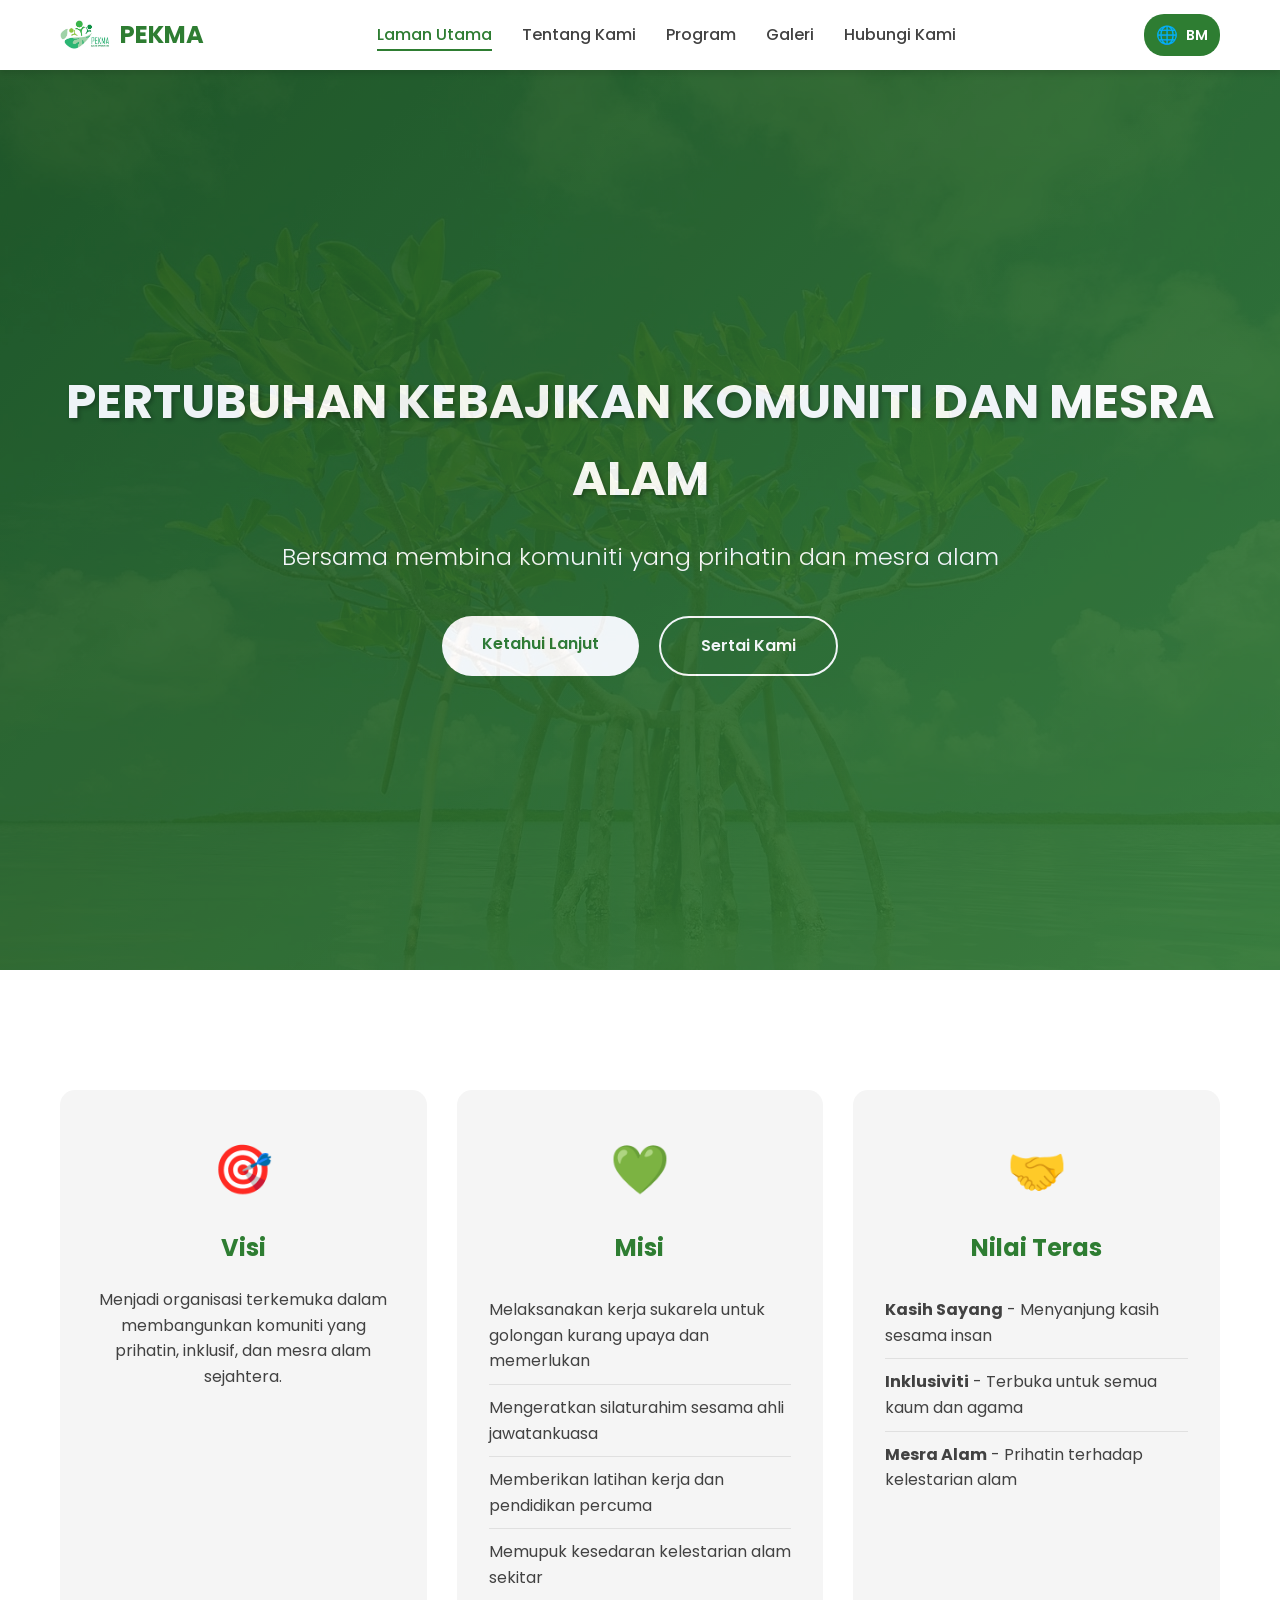
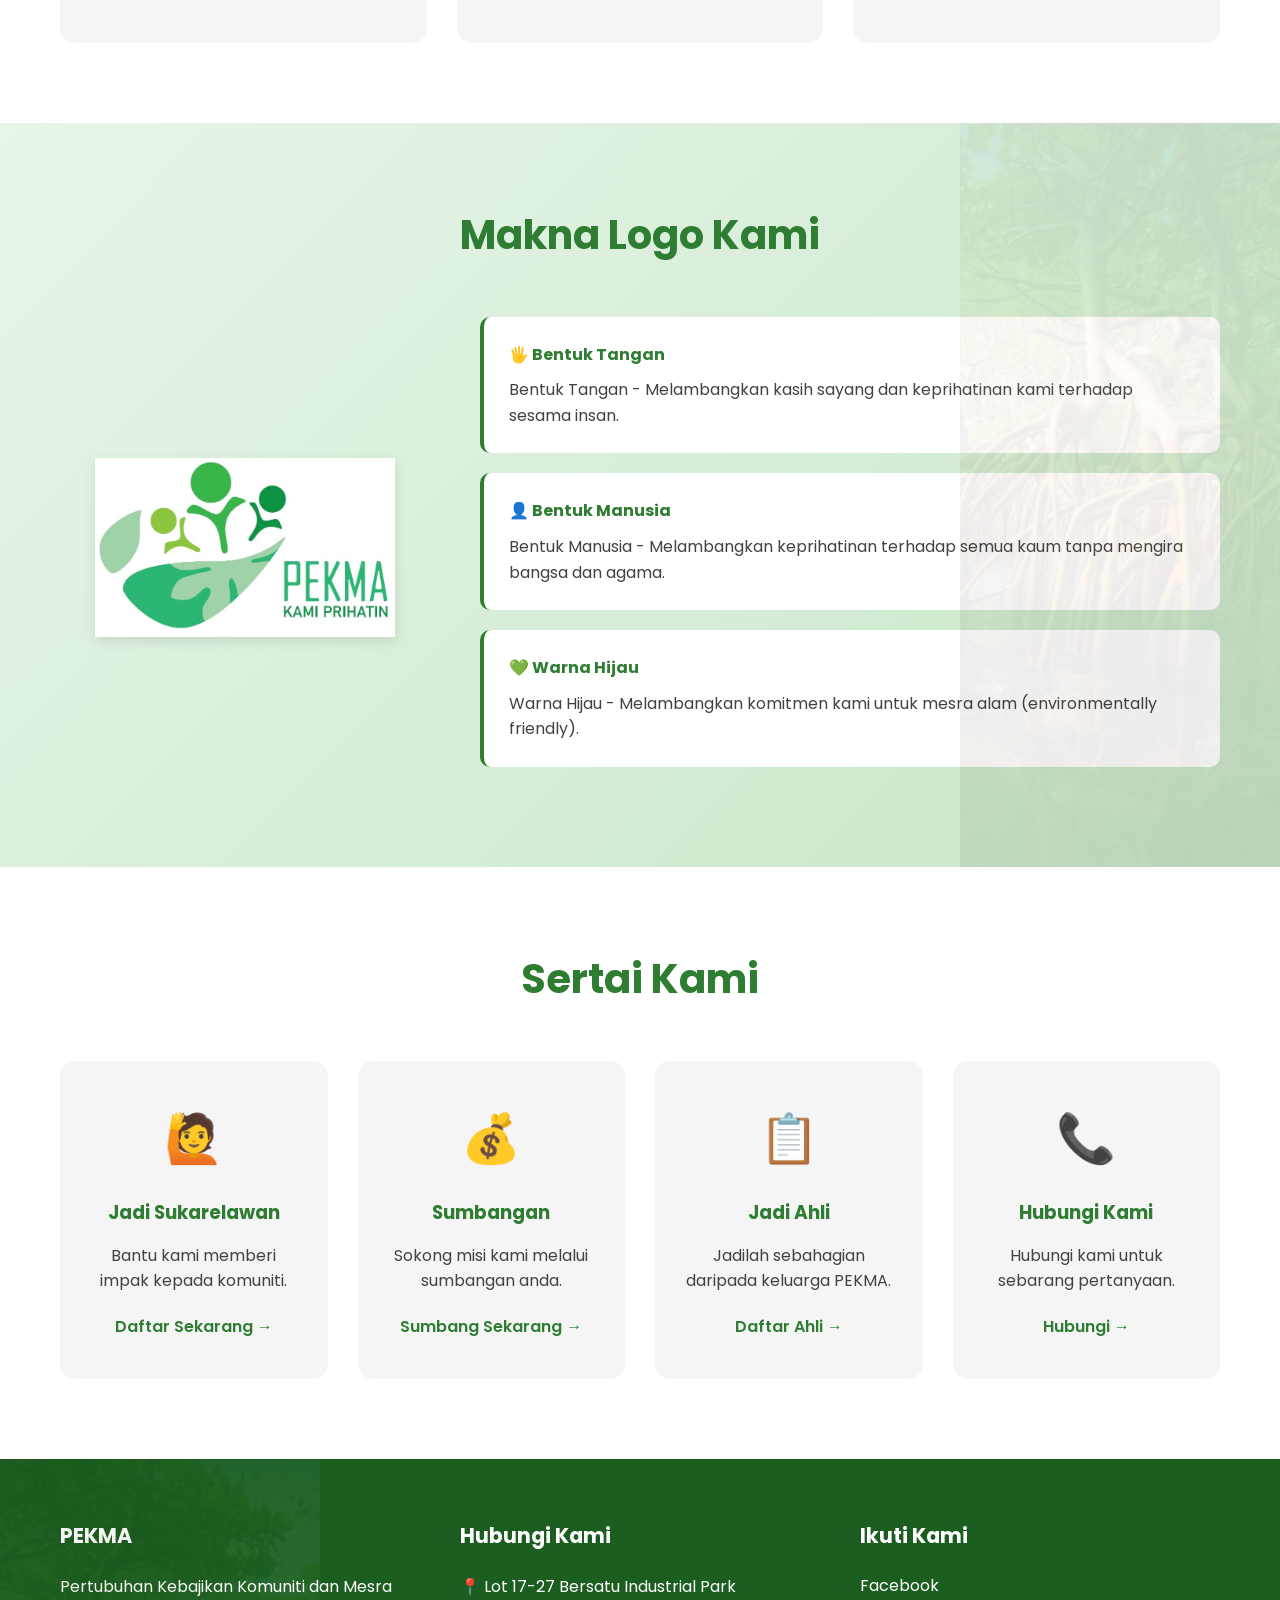
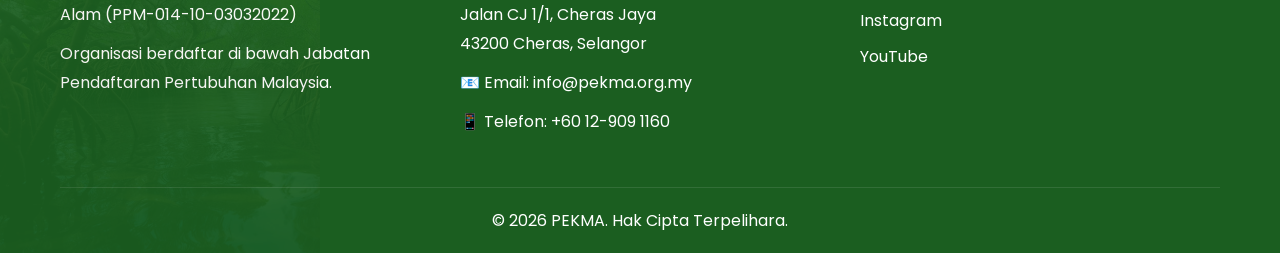
<file: index.html>
<!DOCTYPE html>
<html lang="ms">
<head>
    <meta charset="UTF-8">
    <meta name="viewport" content="width=device-width, initial-scale=1.0">
    <title>PEKMA - Pertubuhan Kebajikan Komuniti dan Mesra Alam</title>
    <link rel="stylesheet" href="style.css">
    <link rel="preconnect" href="https://fonts.googleapis.com">
    <link href="https://fonts.googleapis.com/css2?family=Poppins:wght@300;400;600;700&display=swap" rel="stylesheet">
</head>
<body>
    <!-- Navigation -->
    <nav class="navbar">
        <div class="nav-container">
            <div class="logo">
                <img src="pekma_logo_official.jpg" alt="PEKMA Logo">
                <span>PEKMA</span>
            </div>
            <ul class="nav-links">
                <li><a href="index.html" class="active" data-i18n="nav.home">Laman Utama</a></li>
                <li><a href="about.html" data-i18n="nav.about">Tentang Kami</a></li>
                <li><a href="programs.html" data-i18n="nav.programs">Program</a></li>
                <li><a href="gallery.html" data-i18n="nav.gallery">Galeri</a></li>
                <li><a href="contact.html" data-i18n="nav.contact">Hubungi Kami</a></li>
            </ul>
            
            <!-- Language Switcher -->
            <div class="lang-switcher">
                <button class="lang-btn" id="langToggle">
                    <span class="lang-icon">🌐</span>
                    <span class="lang-current" id="currentLang">BM</span>
                </button>
                <div class="lang-dropdown" id="langDropdown">
                    <button class="lang-option" data-lang="ms">🇲🇾 Bahasa Malaysia</button>
                    <button class="lang-option" data-lang="en">🇬🇧 English</button>
                    <button class="lang-option" data-lang="zh">🇨🇳 中文</button>
                </div>
            </div>
            
            <div class="hamburger">
                <span></span>
                <span></span>
                <span></span>
            </div>
        </div>
    </nav>

    <!-- Hero Section -->
    <section class="hero mangrove-bg">
        <div class="hero-overlay"></div>
        <div class="hero-content">
            <h1 data-i18n="home.heroTitle">PERTUBUHAN KEBAJIKAN KOMUNITI DAN MESRA ALAM</h1>
            <p class="tagline" data-i18n="home.tagline">Bersama membina komuniti yang prihatin dan mesra alam</p>
            <div class="hero-buttons">
                <a href="about.html" class="btn btn-primary" data-i18n="home.btnKnowMore">Ketahui Lanjut</a>
                <a href="contact.html" class="btn btn-secondary" data-i18n="home.btnJoinUs">Sertai Kami</a>
            </div>
        </div>
    </section>

    <!-- Mission Vision -->
    <section class="mission-vision">
        <div class="container">
            <div class="mv-grid">
                <div class="mv-card">
                    <div class="mv-icon">🎯</div>
                    <h3 data-i18n="home.visionTitle">Visi</h3>
                    <p data-i18n="home.visionText">Menjadi organisasi terkemuka dalam membangunkan komuniti yang prihatin, inklusif, dan mesra alam sejahtera.</p>
                </div>
                <div class="mv-card">
                    <div class="mv-icon">💚</div>
                    <h3 data-i18n="home.missionTitle">Misi</h3>
                    <ul>
                        <li data-i18n="home.mission1">Melaksanakan kerja sukarela untuk golongan kurang upaya dan memerlukan</li>
                        <li data-i18n="home.mission2">Mengeratkan silaturahim sesama ahli jawatankuasa</li>
                        <li data-i18n="home.mission3">Memberikan latihan kerja dan pendidikan percuma</li>
                        <li data-i18n="home.mission4">Memupuk kesedaran kelestarian alam sekitar</li>
                    </ul>
                </div>
                <div class="mv-card">
                    <div class="mv-icon">🤝</div>
                    <h3 data-i18n="home.valuesTitle">Nilai Teras</h3>
                    <ul>
                        <li><strong data-i18n="home.value1Title">Kasih Sayang</strong> - <span data-i18n="home.value1Desc">Menyanjung kasih sesama insan</span></li>
                        <li><strong data-i18n="home.value2Title">Inklusiviti</strong> - <span data-i18n="home.value2Desc">Terbuka untuk semua kaum dan agama</span></li>
                        <li><strong data-i18n="home.value3Title">Mesra Alam</strong> - <span data-i18n="home.value3Desc">Prihatin terhadap kelestarian alam</span></li>
                    </ul>
                </div>
            </div>
        </div>
    </section>

    <!-- Logo Meaning -->
    <section class="logo-meaning mangrove-bg">
        <div class="container">
            <h2 class="section-title" data-i18n="home.logoMeaningTitle">Makna Logo Kami</h2>
            <div class="logo-meaning-content">
                <div class="logo-image">
                    <img src="pekma_logo_official.jpg" alt="PEKMA Logo">
                </div>
                <div class="logo-description">
                    <div class="meaning-item">
                        <h4>🖐️ <span data-i18n="home.logoHandTitle">Bentuk Tangan</span></h4>
                        <p data-i18n="home.logoHand">Melambangkan kasih sayang dan keprihatinan kami terhadap sesama insan.</p>
                    </div>
                    <div class="meaning-item">
                        <h4>👤 <span data-i18n="home.logoHumanTitle">Bentuk Manusia</span></h4>
                        <p data-i18n="home.logoHuman">Melambangkan keprihatinan terhadap semua kaum tanpa mengira bangsa dan agama.</p>
                    </div>
                    <div class="meaning-item">
                        <h4>💚 <span data-i18n="home.logoGreenTitle">Warna Hijau</span></h4>
                        <p data-i18n="home.logoGreen">Melambangkan komitmen kami untuk mesra alam (environmentally friendly).</p>
                    </div>
                </div>
            </div>
        </div>
    </section>

    <!-- Quick Links -->
    <section class="quick-links">
        <div class="container">
            <h2 class="section-title" data-i18n="home.joinTitle">Sertai Kami</h2>
            <div class="links-grid">
                <div class="link-card">
                    <div class="link-icon">🙋</div>
                    <h3 data-i18n="home.volunteerTitle">Jadi Sukarelawan</h3>
                    <p data-i18n="home.volunteerDesc">Bantu kami memberi impak kepada komuniti.</p>
                    <a href="contact.html" class="btn-link" data-i18n="home.registerNow">Daftar Sekarang →</a>
                </div>
                <div class="link-card">
                    <div class="link-icon">💰</div>
                    <h3 data-i18n="home.donateTitle">Sumbangan</h3>
                    <p data-i18n="home.donateDesc">Sokong misi kami melalui sumbangan anda.</p>
                    <a href="contact.html" class="btn-link" data-i18n="home.donateNow">Sumbang Sekarang →</a>
                </div>
                <div class="link-card">
                    <div class="link-icon">📋</div>
                    <h3 data-i18n="home.memberTitle">Jadi Ahli</h3>
                    <p data-i18n="home.memberDesc">Jadilah sebahagian daripada keluarga PEKMA.</p>
                    <a href="contact.html" class="btn-link" data-i18n="home.joinNow">Daftar Ahli →</a>
                </div>
                <div class="link-card">
                    <div class="link-icon">📞</div>
                    <h3 data-i18n="home.contactTitle">Hubungi Kami</h3>
                    <p data-i18n="home.contactDesc">Hubungi kami untuk sebarang pertanyaan.</p>
                    <a href="contact.html" class="btn-link" data-i18n="home.contactNow">Hubungi →</a>
                </div>
            </div>
        </div>
    </section>

    <!-- Footer -->
    <footer class="footer mangrove-bg">
        <div class="container">
            <div class="footer-grid">
                <div class="footer-section">
                    <h4>PEKMA</h4>
                    <p data-i18n="footer.description">Pertubuhan Kebajikan Komuniti dan Mesra Alam (PPM-014-10-03032022)</p>
                    <p data-i18n="footer.registered">Organisasi berdaftar di bawah Jabatan Pendaftaran Pertubuhan Malaysia.</p>
                </div>
                <div class="footer-section">
                    <h4 data-i18n="footer.contactUs">Hubungi Kami</h4>
                    <p>📍 Lot 17-27 Bersatu Industrial Park<br>Jalan CJ 1/1, Cheras Jaya<br>43200 Cheras, Selangor</p>
                    <p>📧 Email: info@pekma.org.my</p>
                    <p data-i18n="home.phoneText">📱 Phone: +60 12-909 1160</p>
                </div>
                <div class="footer-section">
                    <h4 data-i18n="footer.followUs">Ikuti Kami</h4>
                    <div class="social-links">
                        <a href="https://www.facebook.com/myPEKMA" target="_blank">Facebook</a>
                        <a href="#" target="_blank">Instagram</a>
                        <a href="#" target="_blank">YouTube</a>
                    </div>
                </div>
            </div>
            <div class="footer-bottom">
                <p data-i18n="footer.copyright">&copy; 2026 PEKMA. Hak Cipta Terpelihara.</p>
            </div>
        </div>
    </footer>

    <script src="translations.js"></script>
    <script src="script.js"></script>
</body>
</html>
</file>
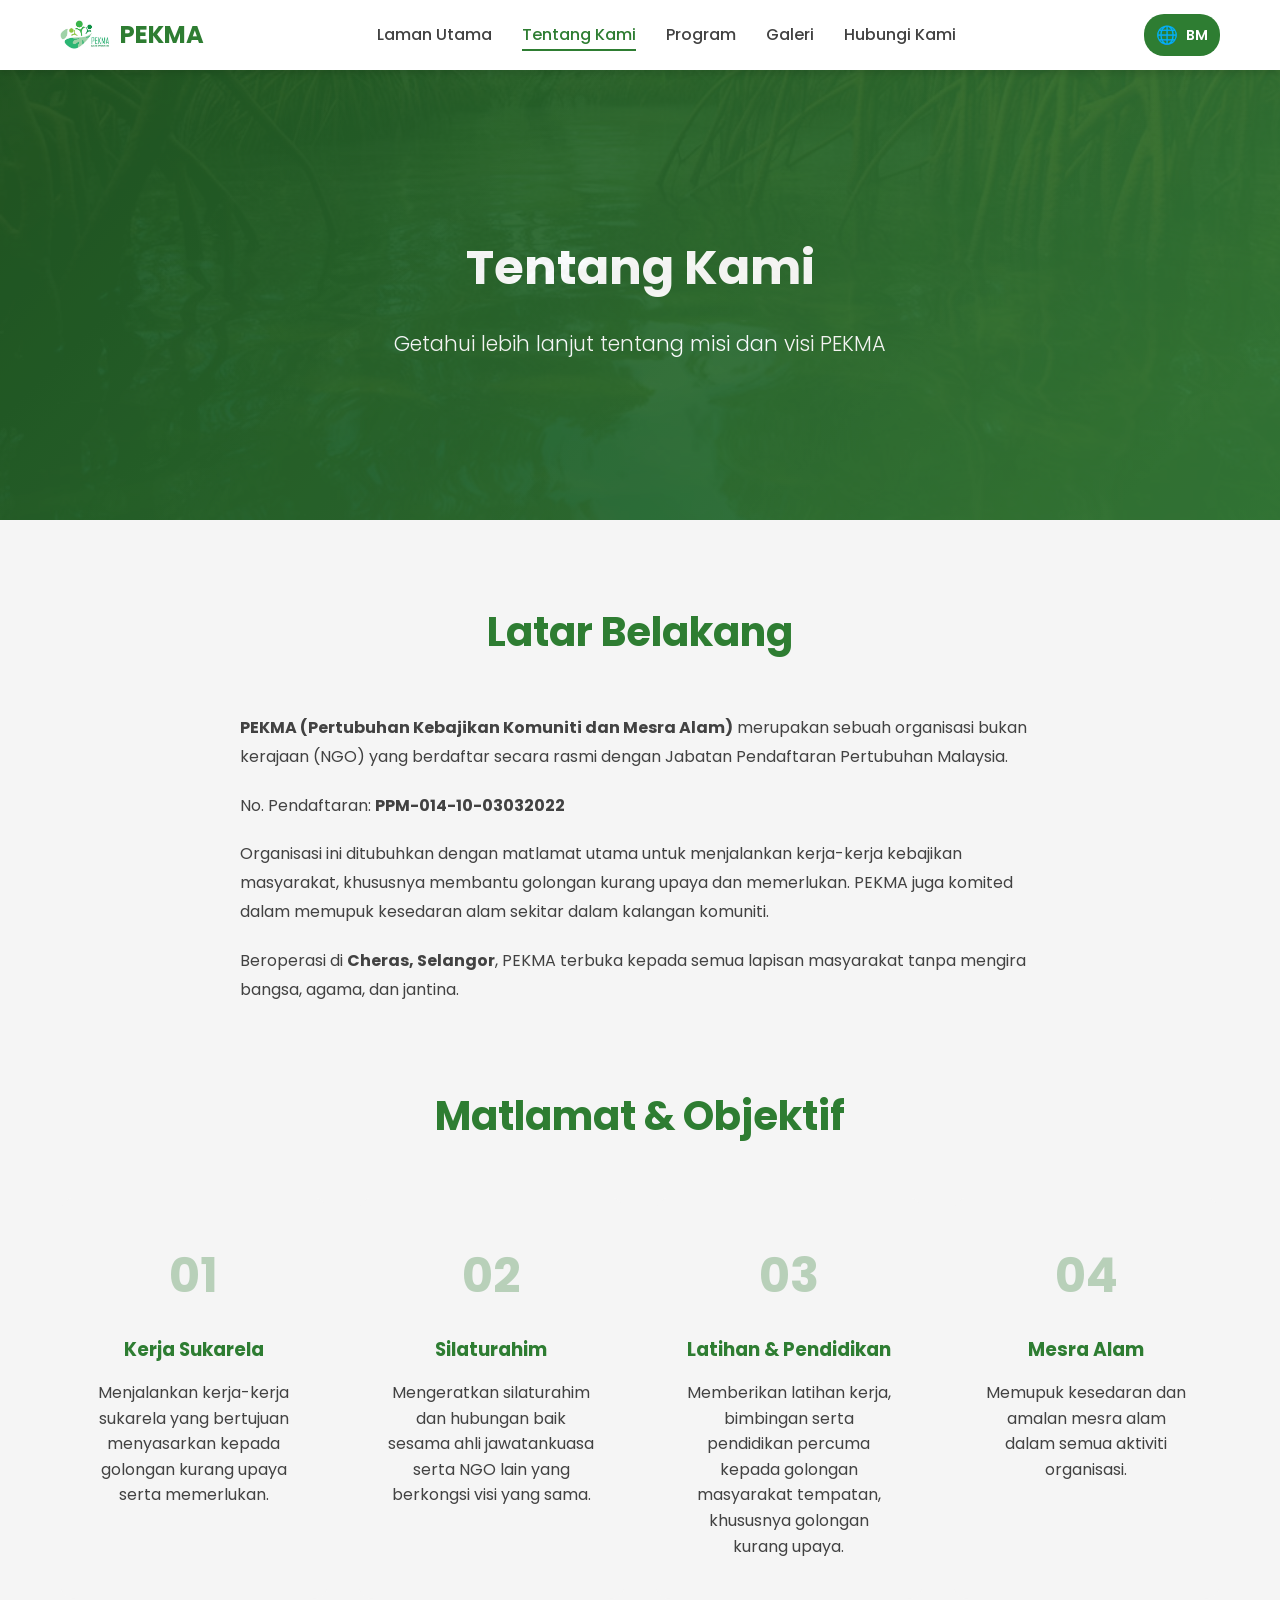
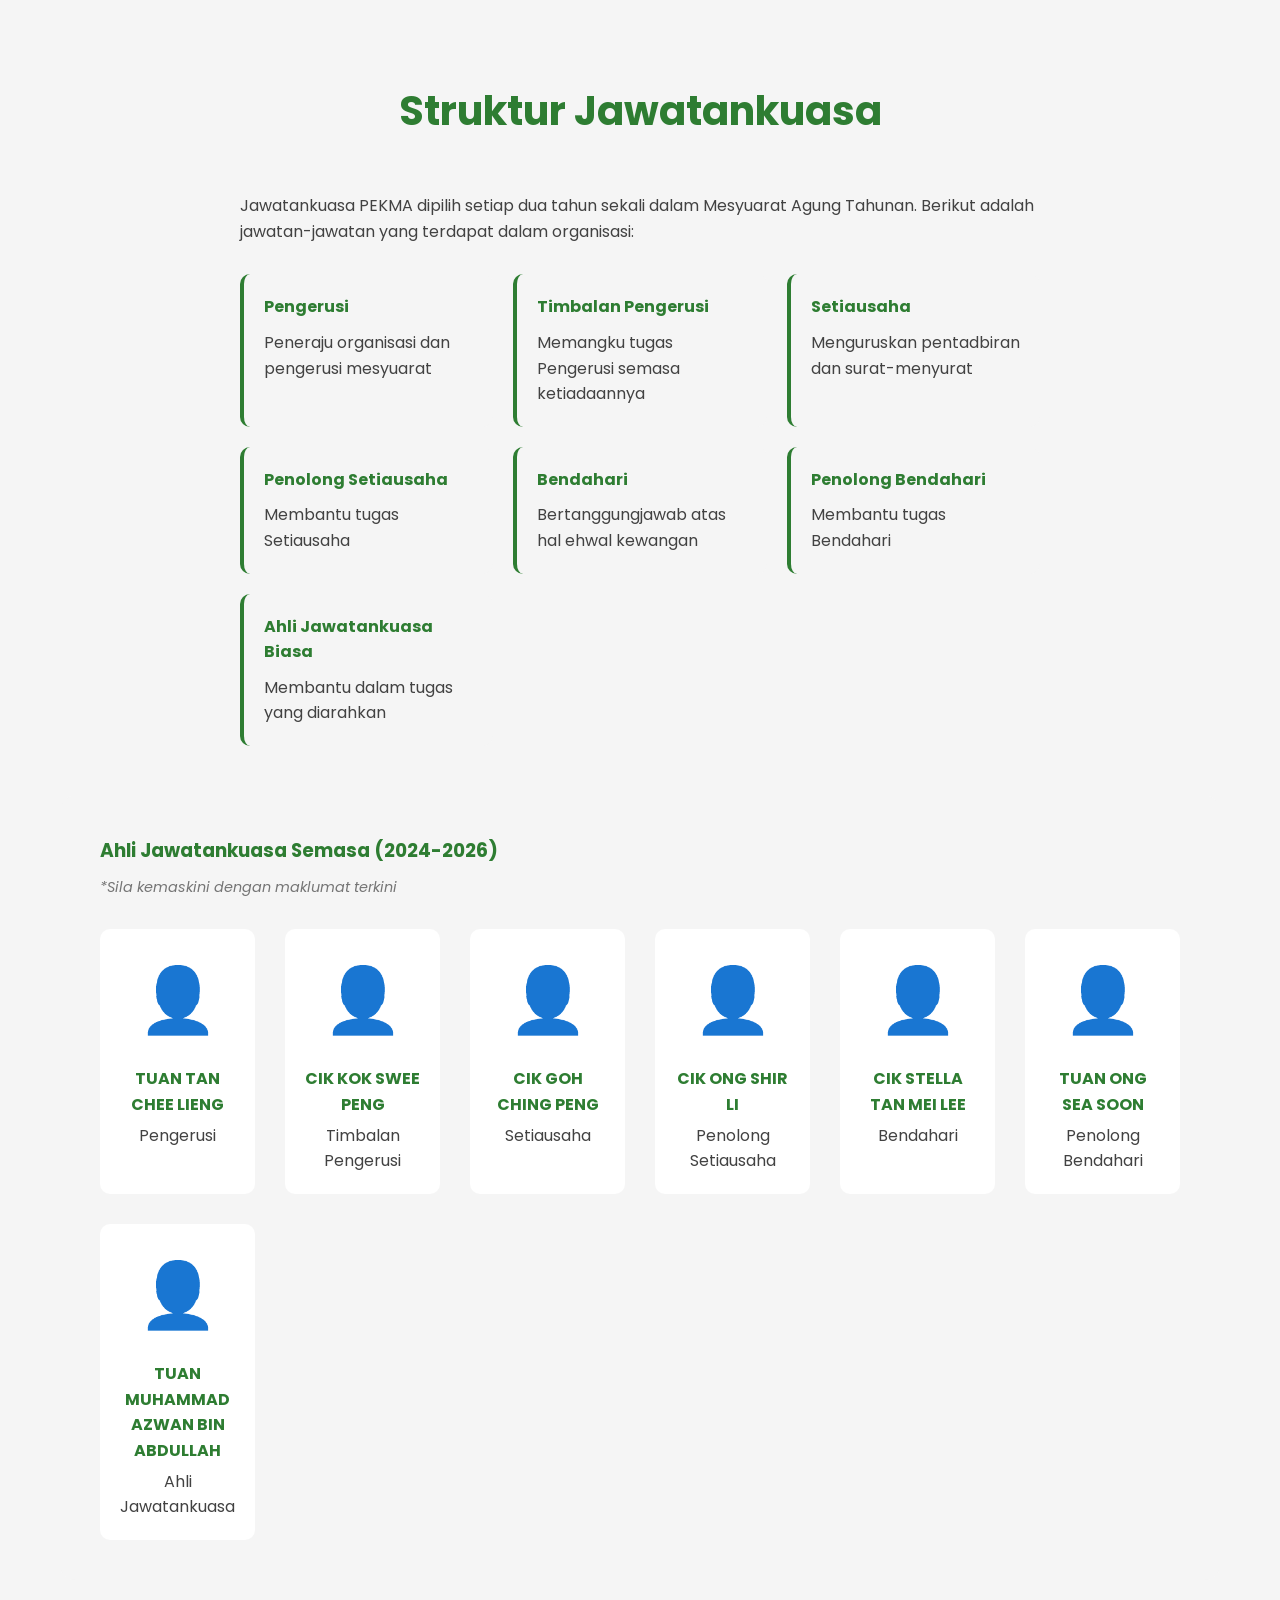
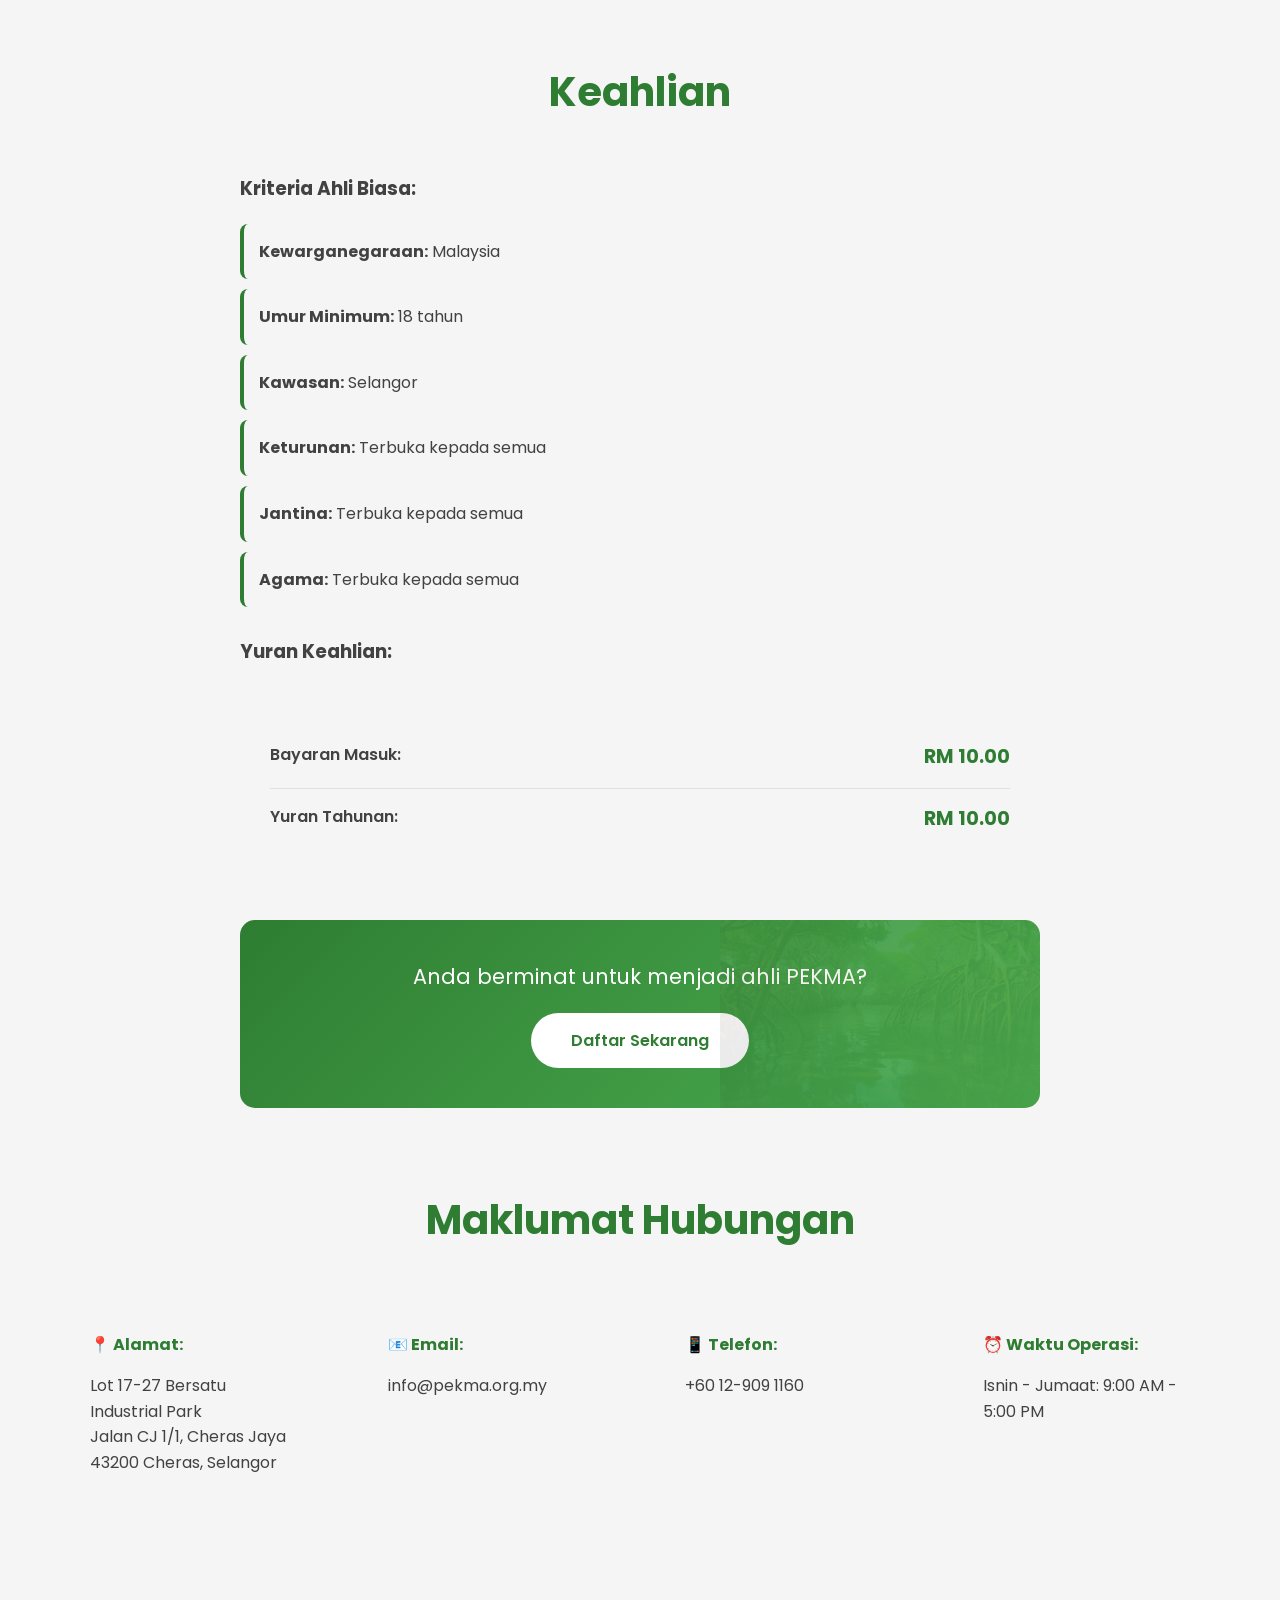
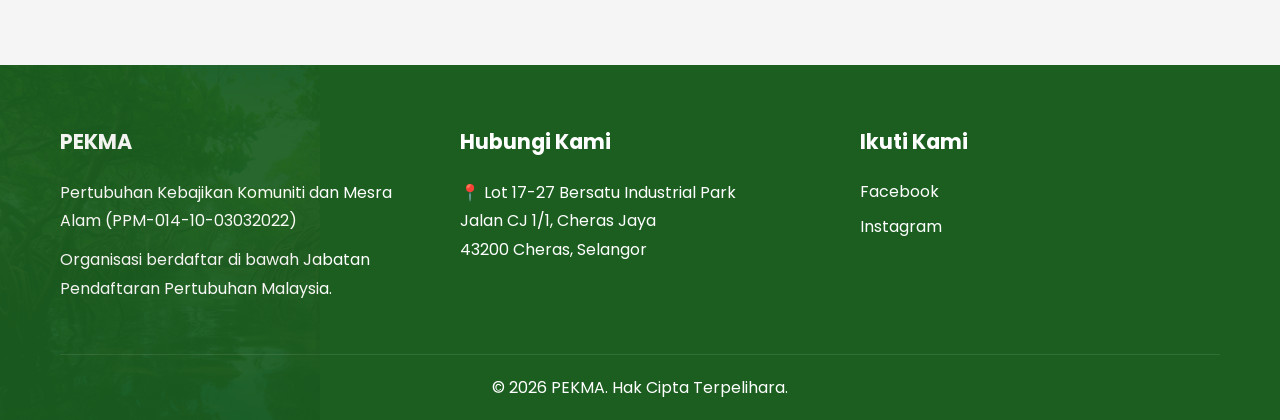
<file: about.html>
<!DOCTYPE html>
<html lang="ms">
<head>
    <meta charset="UTF-8">
    <meta name="viewport" content="width=device-width, initial-scale=1.0">
    <title>Tentang Kami - PEKMA</title>
    <link rel="stylesheet" href="style.css">
    <link href="https://fonts.googleapis.com/css2?family=Poppins:wght@300;400;600;700&display=swap" rel="stylesheet">
</head>
<body>
    <!-- Navigation -->
    <nav class="navbar">
        <div class="nav-container">
            <div class="logo">
                <img src="pekma_logo_official.jpg" alt="PEKMA Logo">
                <span>PEKMA</span>
            </div>
            <ul class="nav-links">
                <li><a href="index.html" data-i18n="nav.home">Laman Utama</a></li>
                <li><a href="about.html" class="active" data-i18n="nav.about">Tentang Kami</a></li>
                <li><a href="programs.html" data-i18n="nav.programs">Program</a></li>
                <li><a href="gallery.html" data-i18n="nav.gallery">Galeri</a></li>
                <li><a href="contact.html" data-i18n="nav.contact">Hubungi Kami</a></li>
            </ul>

            <!-- Language Switcher -->
            <div class="lang-switcher">
                <button class="lang-btn" id="langToggle">
                    <span class="lang-icon">🌐</span>
                    <span class="lang-current" id="currentLang">BM</span>
                </button>
                <div class="lang-dropdown" id="langDropdown">
                    <button class="lang-option" data-lang="ms">🇲🇾 Bahasa Malaysia</button>
                    <button class="lang-option" data-lang="en">🇬🇧 English</button>
                    <button class="lang-option" data-lang="zh">🇨🇳 中文</button>
                </div>
            </div>

            <div class="hamburger">
                <span></span>
                <span></span>
                <span></span>
            </div>
        </div>
    </nav>

    <!-- Page Header -->
    <section class="page-header mangrove-bg">
        <div class="page-header-overlay"></div>
        <div class="page-header-content">
            <h1 data-i18n="about.pageTitle">Tentang Kami</h1>
            <p data-i18n="about.pageSubtitle">Getahui lebih lanjut tentang misi dan visi PEKMA</p>
        </div>
    </section>

    <!-- About Content -->
    <section class="about-content">
        <div class="container">
            <!-- Organization Background -->
            <div class="about-section">
                <h2 class="section-title" data-i18n="about.backgroundTitle">Latar Belakang</h2>
                <div class="about-text">
                    <p data-i18n="about.backgroundText1"><strong>PEKMA (Pertubuhan Kebajikan Komuniti dan Mesra Alam)</strong> merupakan sebuah organisasi bukan kerajaan (NGO) yang berdaftar secara rasmi dengan Jabatan Pendaftaran Pertubuhan Malaysia.</p>

                    <p data-i18n="about.registrationNo">No. Pendaftaran: <strong>PPM-014-10-03032022</strong></p>

                    <p data-i18n="about.backgroundText2">Organisasi ini ditubuhkan dengan matlamat utama untuk menjalankan kerja-kerja kebajikan masyarakat, khususnya membantu golongan kurang upaya dan memerlukan. PEKMA juga komited dalam memupuk kesedaran alam sekitar dalam kalangan komuniti.</p>

                    <p data-i18n="about.backgroundText3">Beroperasi di <strong>Cheras, Selangor</strong>, PEKMA terbuka kepada semua lapisan masyarakat tanpa mengira bangsa, agama, dan jantina.</p>
                </div>
            </div>

            <!-- Mission & Objectives -->
            <div class="about-section">
                <h2 class="section-title" data-i18n="about.objectivesTitle">Matlamat & Objektif</h2>
                <div class="objectives-grid">
                    <div class="objective-card">
                        <div class="obj-number">01</div>
                        <h3 data-i18n="about.obj1Title">Kerja Sukarela</h3>
                        <p data-i18n="about.obj1Desc">Menjalankan kerja-kerja sukarela yang bertujuan menyasarkan kepada golongan kurang upaya serta memerlukan.</p>
                    </div>
                    <div class="objective-card">
                        <div class="obj-number">02</div>
                        <h3 data-i18n="about.obj2Title">Silaturahim</h3>
                        <p data-i18n="about.obj2Desc">Mengeratkan silaturahim dan hubungan baik sesama ahli jawatankuasa serta NGO lain yang berkongsi visi yang sama.</p>
                    </div>
                    <div class="objective-card">
                        <div class="obj-number">03</div>
                        <h3 data-i18n="about.obj3Title">Latihan & Pendidikan</h3>
                        <p data-i18n="about.obj3Desc">Memberikan latihan kerja, bimbingan serta pendidikan percuma kepada golongan masyarakat tempatan, khususnya golongan kurang upaya.</p>
                    </div>
                    <div class="objective-card">
                        <div class="obj-number">04</div>
                        <h3 data-i18n="about.obj4Title">Mesra Alam</h3>
                        <p data-i18n="about.obj4Desc">Memupuk kesedaran dan amalan mesra alam dalam semua aktiviti organisasi.</p>
                    </div>
                </div>
            </div>

            <!-- Committee Structure -->
            <div class="about-section">
                <h2 class="section-title" data-i18n="about.committeeTitle">Struktur Jawatankuasa</h2>
                <div class="committee-info">
                    <p data-i18n="about.committeeText">Jawatankuasa PEKMA dipilih setiap dua tahun sekali dalam Mesyuarat Agung Tahunan. Berikut adalah jawatan-jawatan yang terdapat dalam organisasi:</p>

                    <div class="committee-list">
                        <div class="committee-item">
                            <h4>Pengerusi</h4>
                            <p>Peneraju organisasi dan pengerusi mesyuarat</p>
                        </div>
                        <div class="committee-item">
                            <h4>Timbalan Pengerusi</h4>
                            <p>Memangku tugas Pengerusi semasa ketiadaannya</p>
                        </div>
                        <div class="committee-item">
                            <h4>Setiausaha</h4>
                            <p>Menguruskan pentadbiran dan surat-menyurat</p>
                        </div>
                        <div class="committee-item">
                            <h4>Penolong Setiausaha</h4>
                            <p>Membantu tugas Setiausaha</p>
                        </div>
                        <div class="committee-item">
                            <h4>Bendahari</h4>
                            <p>Bertanggungjawab atas hal ehwal kewangan</p>
                        </div>
                        <div class="committee-item">
                            <h4>Penolong Bendahari</h4>
                            <p>Membantu tugas Bendahari</p>
                        </div>
                        <div class="committee-item">
                            <h4>Ahli Jawatankuasa Biasa</h4>
                            <p>Membantu dalam tugas yang diarahkan</p>
                        </div>
                    </div>
                </div>

                <!-- Current Committee -->
                <div class="current-committee">
                    <h3 data-i18n="about.currentCommittee">Ahli Jawatankuasa Semasa (2024-2026)</h3>
                    <p class="note" data-i18n="about.updateNote">*Sila kemaskini dengan maklumat terkini</p>
                    <div class="committee-members">
                        <div class="member-card">
                            <div class="member-photo">👤</div>
                            <h4>TUAN TAN CHEE LIENG</h4>
                            <p>Pengerusi</p>
                        </div>
                        <div class="member-card">
                            <div class="member-photo">👤</div>
                            <h4>CIK KOK SWEE PENG</h4>
                            <p>Timbalan Pengerusi</p>
                        </div>
                        <div class="member-card">
                            <div class="member-photo">👤</div>
                            <h4>CIK GOH CHING PENG</h4>
                            <p>Setiausaha</p>
                        </div>
                        <div class="member-card">
                            <div class="member-photo">👤</div>
                            <h4>CIK ONG SHIR LI</h4>
                            <p>Penolong Setiausaha</p>
                        </div>
                        <div class="member-card">
                            <div class="member-photo">👤</div>
                            <h4>CIK STELLA TAN MEI LEE</h4>
                            <p>Bendahari</p>
                        </div>
                        <div class="member-card">
                            <div class="member-photo">👤</div>
                            <h4>TUAN ONG SEA SOON</h4>
                            <p>Penolong Bendahari</p>
                        </div>
                        <div class="member-card">
                            <div class="member-photo">👤</div>
                            <h4>TUAN MUHAMMAD AZWAN BIN ABDULLAH</h4>
                            <p>Ahli Jawatankuasa</p>
                        </div>
                    </div>
                </div>
            </div>

            <!-- Membership Info -->
            <div class="about-section">
                <h2 class="section-title" data-i18n="about.membershipTitle">Keahlian</h2>
                <div class="membership-info">
                    <h3 data-i18n="about.criteriaTitle">Kriteria Ahli Biasa:</h3>
                    <ul class="membership-list">
                        <li data-i18n="about.citizenship"><strong>Kewarganegaraan:</strong> Malaysia</li>
                        <li data-i18n="about.minAge"><strong>Umur Minimum:</strong> 18 tahun</li>
                        <li data-i18n="about.area"><strong>Kawasan:</strong> Selangor</li>
                        <li data-i18n="about.race"><strong>Keturunan:</strong> Terbuka kepada semua</li>
                        <li data-i18n="about.gender"><strong>Jantina:</strong> Terbuka kepada semua</li>
                        <li data-i18n="about.religion"><strong>Agama:</strong> Terbuka kepada semua</li>
                    </ul>

                    <h3 class="mt-30" data-i18n="about.feeTitle">Yuran Keahlian:</h3>
                    <div class="fee-structure">
                        <div class="fee-item">
                            <span class="fee-label" data-i18n="about.registrationFee">Bayaran Masuk:</span>
                            <span class="fee-amount">RM 10.00</span>
                        </div>
                        <div class="fee-item">
                            <span class="fee-label" data-i18n="about.annualFee">Yuran Tahunan:</span>
                            <span class="fee-amount">RM 10.00</span>
                        </div>
                    </div>

                    <div class="cta-box mangrove-bg">
                        <p data-i18n="about.joinCTA">Anda berminat untuk menjadi ahli PEKMA?</p>
                        <a href="contact.html" class="btn btn-primary" data-i18n="about.registerBtn">Daftar Sekarang</a>
                    </div>
                </div>
            </div>

            <!-- Contact Info -->
            <div class="about-section">
                <h2 class="section-title" data-i18n="about.contactTitle">Maklumat Hubungan</h2>
                <div class="contact-info-box">
                    <div class="contact-item">
                        <h4 data-i18n="about.address">📍 Alamat:</h4>
                        <p data-i18n="about.addressText">Lot 17-27 Bersatu Industrial Park<br>Jalan CJ 1/1, Cheras Jaya<br>43200 Cheras, Selangor</p>
                    </div>
                    <div class="contact-item">
                        <h4 data-i18n="about.email">📧 Email:</h4>
                        <p>info@pekma.org.my</p>
                    </div>
                    <div class="contact-item">
                        <h4 data-i18n="about.phone">📱 Telefon:</h4>
                        <p data-i18n="about.phoneNumber">+60 12-909 1160</p>
                    </div>
                    <div class="contact-item">
                        <h4 data-i18n="about.hours">⏰ Waktu Operasi:</h4>
                        <p data-i18n="about.hoursTime">Isnin - Jumaat: 9:00 AM - 5:00 PM</p>
                    </div>
                </div>
            </div>
        </div>
    </section>

    <!-- Footer -->
    <footer class="footer mangrove-bg">
        <div class="container">
            <div class="footer-grid">
                <div class="footer-section">
                    <h4>PEKMA</h4>
                    <p data-i18n="footer.description">Pertubuhan Kebajikan Komuniti dan Mesra Alam<br>(PPM-014-10-03032022)</p>
                    <p data-i18n="footer.registered">Organisasi berdaftar di bawah Jabatan Pendaftaran Pertubuhan Malaysia.</p>
                </div>
                <div class="footer-section">
                    <h4 data-i18n="footer.contactUs">Hubungi Kami</h4>
                    <p>📍 Lot 17-27 Bersatu Industrial Park<br>Jalan CJ 1/1, Cheras Jaya<br>43200 Cheras, Selangor</p>
                </div>
                <div class="footer-section">
                    <h4 data-i18n="footer.followUs">Ikuti Kami</h4>
                    <div class="social-links">
                        <a href="https://www.facebook.com/myPEKMA" target="_blank">Facebook</a>
                        <a href="#" target="_blank">Instagram</a>
                    </div>
                </div>
            </div>
            <div class="footer-bottom">
                <p data-i18n="footer.copyright">&copy; 2026 PEKMA. Hak Cipta Terpelihara.</p>
            </div>
        </div>
    </footer>

    <script src="translations.js"></script>
    <script src="script.js"></script>
</body>
</html>
</file>
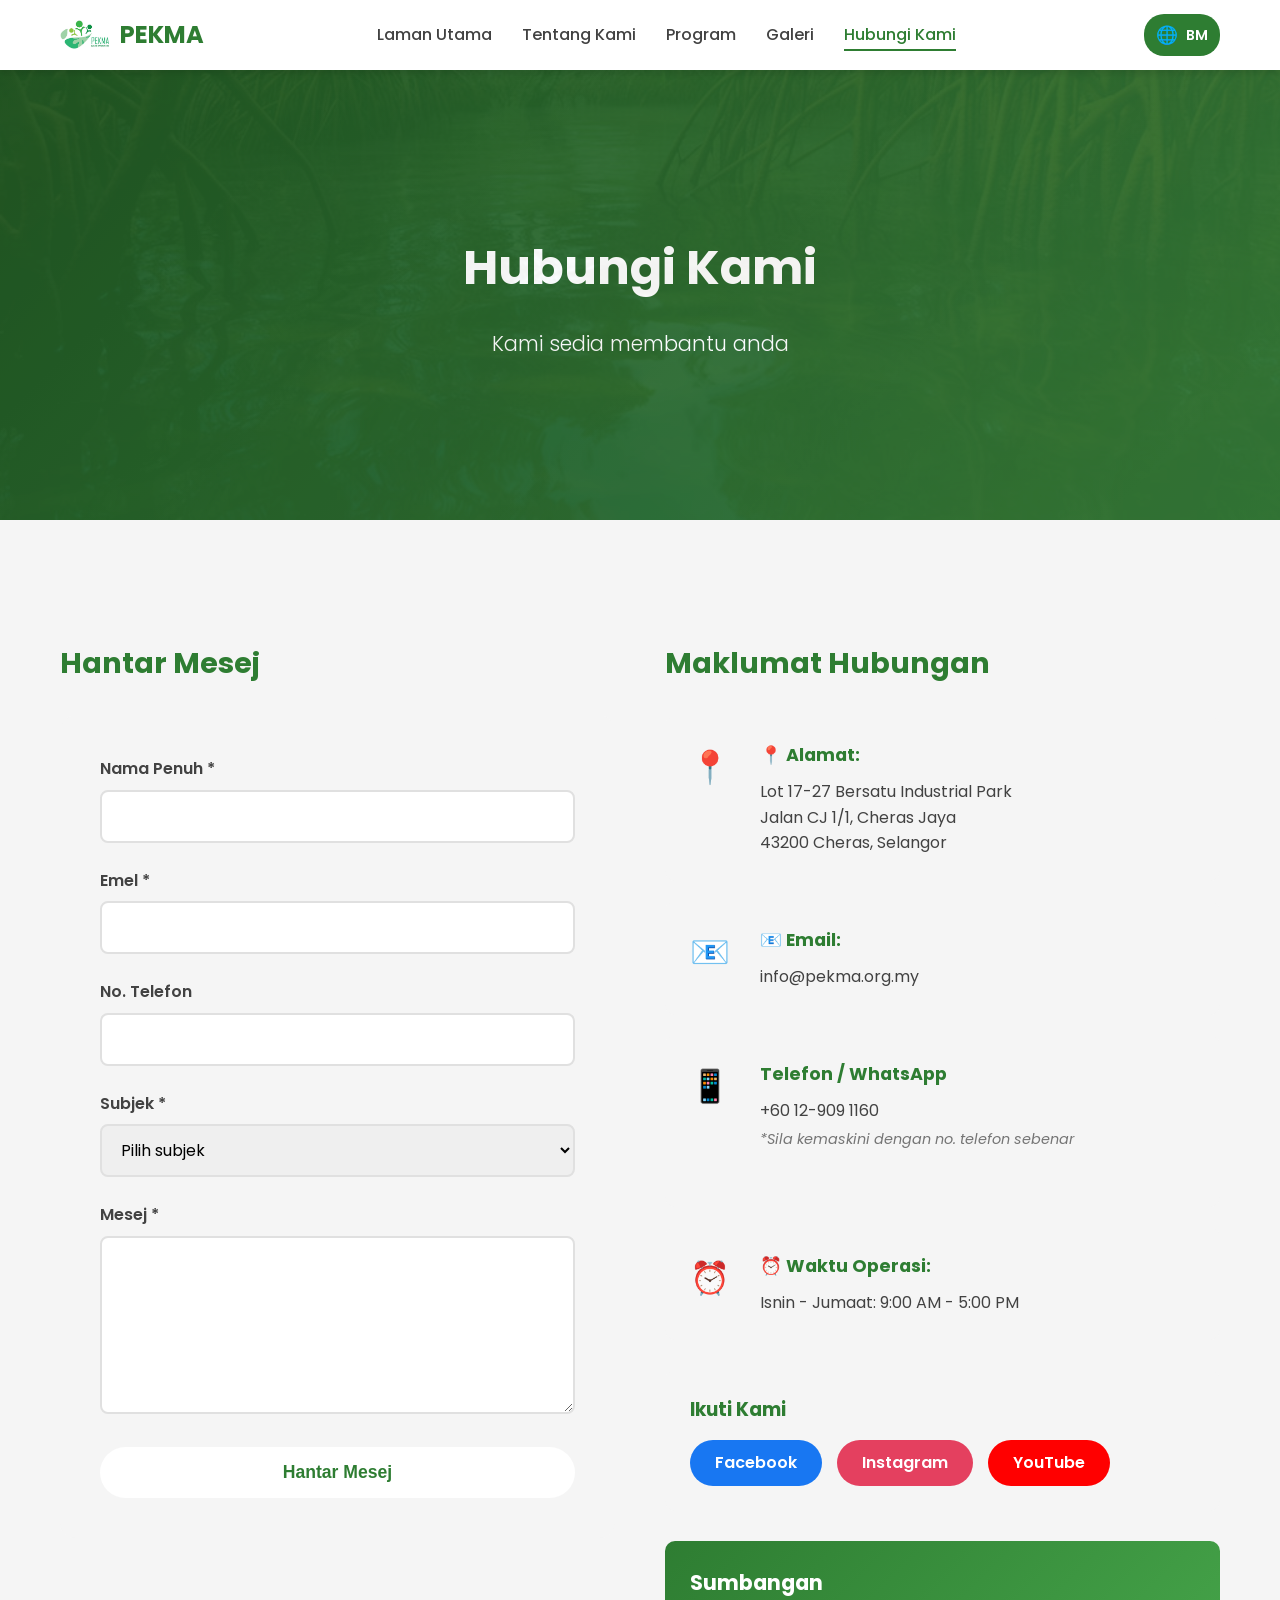
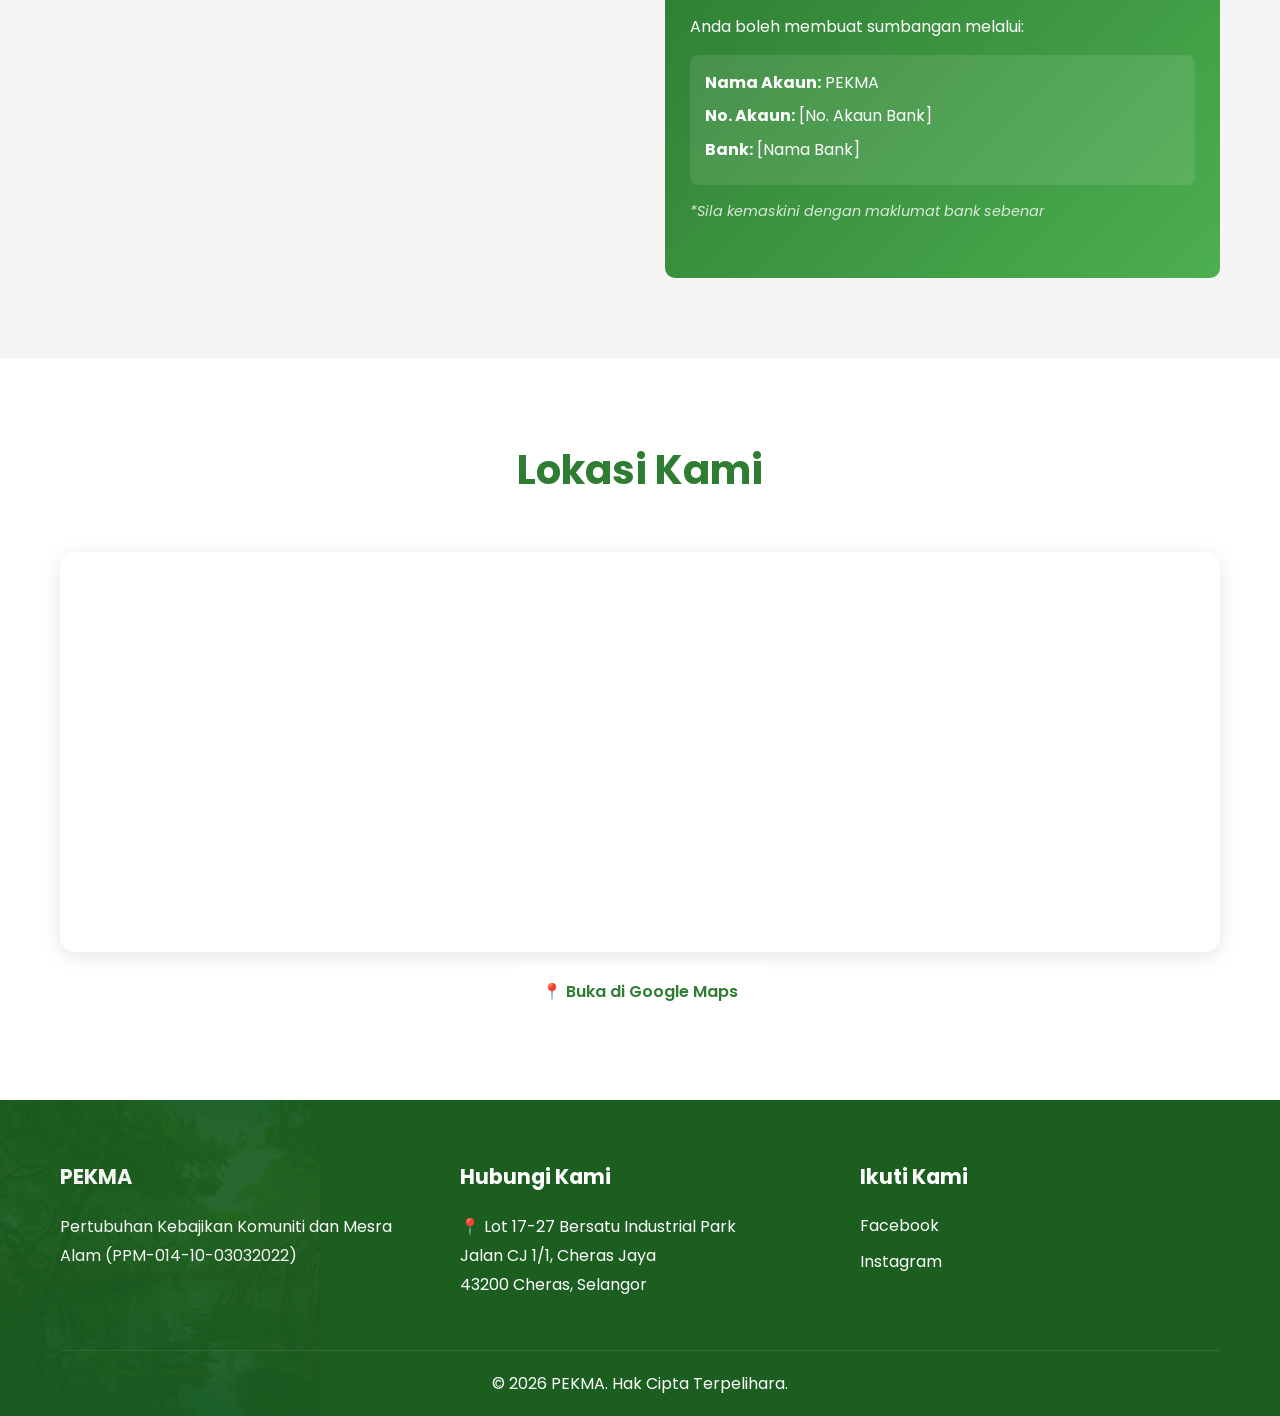
<file: contact.html>
<!DOCTYPE html>
<html lang="ms">
<head>
    <meta charset="UTF-8">
    <meta name="viewport" content="width=device-width, initial-scale=1.0">
    <title>Hubungi Kami - PEKMA</title>
    <link rel="stylesheet" href="style.css">
    <link href="https://fonts.googleapis.com/css2?family=Poppins:wght@300;400;600;700&display=swap" rel="stylesheet">
</head>
<body>
    <!-- Navigation -->
    <nav class="navbar">
        <div class="nav-container">
            <div class="logo">
                <img src="pekma_logo_official.jpg" alt="PEKMA Logo">
                <span>PEKMA</span>
            </div>
            <ul class="nav-links">
                <li><a href="index.html" data-i18n="nav.home">Laman Utama</a></li>
                <li><a href="about.html" data-i18n="nav.about">Tentang Kami</a></li>
                <li><a href="programs.html" data-i18n="nav.programs">Program</a></li>
                <li><a href="gallery.html" data-i18n="nav.gallery">Galeri</a></li>
                <li><a href="contact.html" class="active" data-i18n="nav.contact">Hubungi Kami</a></li>
            </ul>

            <!-- Language Switcher -->
            <div class="lang-switcher">
                <button class="lang-btn" id="langToggle">
                    <span class="lang-icon">🌐</span>
                    <span class="lang-current" id="currentLang">BM</span>
                </button>
                <div class="lang-dropdown" id="langDropdown">
                    <button class="lang-option" data-lang="ms">🇲🇾 Bahasa Malaysia</button>
                    <button class="lang-option" data-lang="en">🇬🇧 English</button>
                    <button class="lang-option" data-lang="zh">🇨🇳 中文</button>
                </div>
            </div>

            <div class="hamburger">
                <span></span>
                <span></span>
                <span></span>
            </div>
        </div>
    </nav>

    <!-- Page Header -->
    <section class="page-header mangrove-bg">
        <div class="page-header-overlay"></div>
        <div class="page-header-content">
            <h1 data-i18n="contact.pageTitle">Hubungi Kami</h1>
            <p data-i18n="contact.pageSubtitle">Kami sedia membantu anda</p>
        </div>
    </section>

    <!-- Contact Content -->
    <section class="contact-content">
        <div class="container">
            <div class="contact-grid">
                <!-- Contact Form -->
                <div class="contact-form-section">
                    <h2 data-i18n="contact.sendMessage">Hantar Mesej</h2>
                    <form class="contact-form" id="contactForm">
                        <div class="form-group">
                            <label for="name" data-i18n="contact.nameLabel">Nama Penuh *</label>
                            <input type="text" id="name" name="name" required>
                        </div>
                        <div class="form-group">
                            <label for="email" data-i18n="contact.emailLabel">Emel *</label>
                            <input type="email" id="email" name="email" required>
                        </div>
                        <div class="form-group">
                            <label for="phone" data-i18n="contact.phoneLabel">No. Telefon</label>
                            <input type="tel" id="phone" name="phone">
                        </div>
                        <div class="form-group">
                            <label for="subject" data-i18n="contact.subjectLabel">Subjek *</label>
                            <select id="subject" name="subject" required>
                                <option value="" data-i18n="">Pilih subjek</option>
                                <option value="membership" data-i18n="contact.subjectMembership">Daftar Ahli</option>
                                <option value="volunteer" data-i18n="contact.subjectVolunteer">Sukarelawan</option>
                                <option value="donation" data-i18n="contact.subjectDonation">Sumbangan</option>
                                <option value="partnership" data-i18n="contact.subjectPartnership">Kerjasama</option>
                                <option value="inquiry" data-i18n="contact.subjectInquiry">Pertanyaan Am</option>
                            </select>
                        </div>
                        <div class="form-group">
                            <label for="message" data-i18n="contact.messageLabel">Mesej *</label>
                            <textarea id="message" name="message" rows="6" required></textarea>
                        </div>
                        <button type="submit" class="btn btn-primary" data-i18n="contact.sendBtn">Hantar Mesej</button>
                    </form>
                    <div class="form-success" id="formSuccess" style="display: none;">
                        <div class="success-icon">✓</div>
                        <h3 data-i18n="contact.successTitle">Terima Kasih!</h3>
                        <p data-i18n="contact.successText">Mesej anda telah dihantar. Kami akan menghubungi anda tidak lama lagi.</p>
                    </div>
                </div>

                <!-- Contact Info -->
                <div class="contact-info-section">
                    <h2 data-i18n="contact.contactInfo">Maklumat Hubungan</h2>
                    <div class="info-card">
                        <div class="info-icon">📍</div>
                        <div class="info-content">
                            <h3 data-i18n="about.address">Alamat</h3>
                            <p data-i18n="contact.addressText"><a href="https://maps.app.goo.gl/VKGXbaK1RfGypaCe8" target="_blank" style="color:inherit; text-decoration:none;">Lot 17-27 Bersatu Industrial Park<br>Jalan CJ 1/1, Cheras Jaya<br>43200 Cheras, Selangor</a></p>
                        </div>
                    </div>
                    <div class="info-card">
                        <div class="info-icon">📧</div>
                        <div class="info-content">
                            <h3 data-i18n="about.email">Emel</h3>
                            <p>info@pekma.org.my</p>
                        </div>
                    </div>
                    <div class="info-card">
                        <div class="info-icon">📱</div>
                        <div class="info-content">
                            <h3>Telefon / WhatsApp</h3>
                            <p>+60 12-909 1160</p>
                            <p class="note">*Sila kemaskini dengan no. telefon sebenar</p>
                        </div>
                    </div>
                    <div class="info-card">
                        <div class="info-icon">⏰</div>
                        <div class="info-content">
                            <h3 data-i18n="about.hours">Waktu Operasi</h3>
                            <p data-i18n="about.hoursTime">Isnin - Jumaat: 9:00 AM - 5:00 PM<br>Sabtu, Ahad & Cuti Am: Tutup</p>
                        </div>
                    </div>

                    <!-- Social Media -->
                    <div class="social-section">
                        <h3 data-i18n="contact.followUs">Ikuti Kami</h3>
                        <div class="social-buttons">
                            <a href="https://www.facebook.com/myPEKMA" target="_blank" class="social-btn facebook">Facebook</a>
                            <a href="#" target="_blank" class="social-btn instagram">Instagram</a>
                            <a href="#" target="_blank" class="social-btn youtube">YouTube</a>
                        </div>
                    </div>

                    <!-- Donation Info -->
                    <div class="donation-box">
                        <h3 data-i18n="contact.donationTitle">Sumbangan</h3>
                        <p data-i18n="contact.donationText">Anda boleh membuat sumbangan melalui:</p>
                        <div class="bank-details">
                            <p><strong data-i18n="contact.accountName">Nama Akaun:</strong> PEKMA</p>
                            <p><strong data-i18n="contact.accountNo">No. Akaun:</strong> [No. Akaun Bank]</p>
                            <p><strong data-i18n="contact.bankName">Bank:</strong> [Nama Bank]</p>
                        </div>
                        <p class="note">*Sila kemaskini dengan maklumat bank sebenar</p>
                    </div>
                </div>
            </div>
        </div>
    </section>

    <!-- Map Section -->
    <section class="map-section">
        <div class="container">
            <h2 class="section-title" data-i18n="contact.locationTitle">Lokasi Kami</h2>
            <div class="map-embed">
                <iframe
                    src="https://www.google.com/maps/embed?pb=!1m18!1m12!1m3!1d3983.5!2d101.7672255!3d3.0254335!2m3!1f0!2f0!3f0!3m2!1i1024!2i768!4f13.1!3m3!1m2!1s0x31cdcb527b74385d%3A0x9e11f09463132517!2sPEKMA!5e0!3m2!1sen!2smy!4v1718730000000"
                    width="100%"
                    height="400"
                    style="border:0; border-radius: 12px;"
                    allowfullscreen=""
                    loading="lazy"
                    referrerpolicy="no-referrer-when-downgrade">
                </iframe>
            </div>
            <div class="map-link" style="text-align:center; margin-top: 12px;">
                <a href="https://maps.app.goo.gl/VKGXbaK1RfGypaCe8" target="_blank" class="btn btn-primary">📍 Buka di Google Maps</a>
            </div>
        </div>
    </section>

    <!-- Footer -->
    <footer class="footer mangrove-bg">
        <div class="container">
            <div class="footer-grid">
                <div class="footer-section">
                    <h4>PEKMA</h4>
                    <p data-i18n="footer.description">Pertubuhan Kebajikan Komuniti dan Mesra Alam<br>(PPM-014-10-03032022)</p>
                </div>
                <div class="footer-section">
                    <h4 data-i18n="footer.contactUs">Hubungi Kami</h4>
                    <p>📍 Lot 17-27 Bersatu Industrial Park<br>Jalan CJ 1/1, Cheras Jaya<br>43200 Cheras, Selangor</p>
                </div>
                <div class="footer-section">
                    <h4 data-i18n="footer.followUs">Ikuti Kami</h4>
                    <div class="social-links">
                        <a href="https://www.facebook.com/myPEKMA" target="_blank">Facebook</a>
                        <a href="#" target="_blank">Instagram</a>
                    </div>
                </div>
            </div>
            <div class="footer-bottom">
                <p data-i18n="footer.copyright">&copy; 2026 PEKMA. Hak Cipta Terpelihara.</p>
            </div>
        </div>
    </footer>

    <script src="translations.js"></script>
    <script src="script.js"></script>
</body>
</html>
</file>
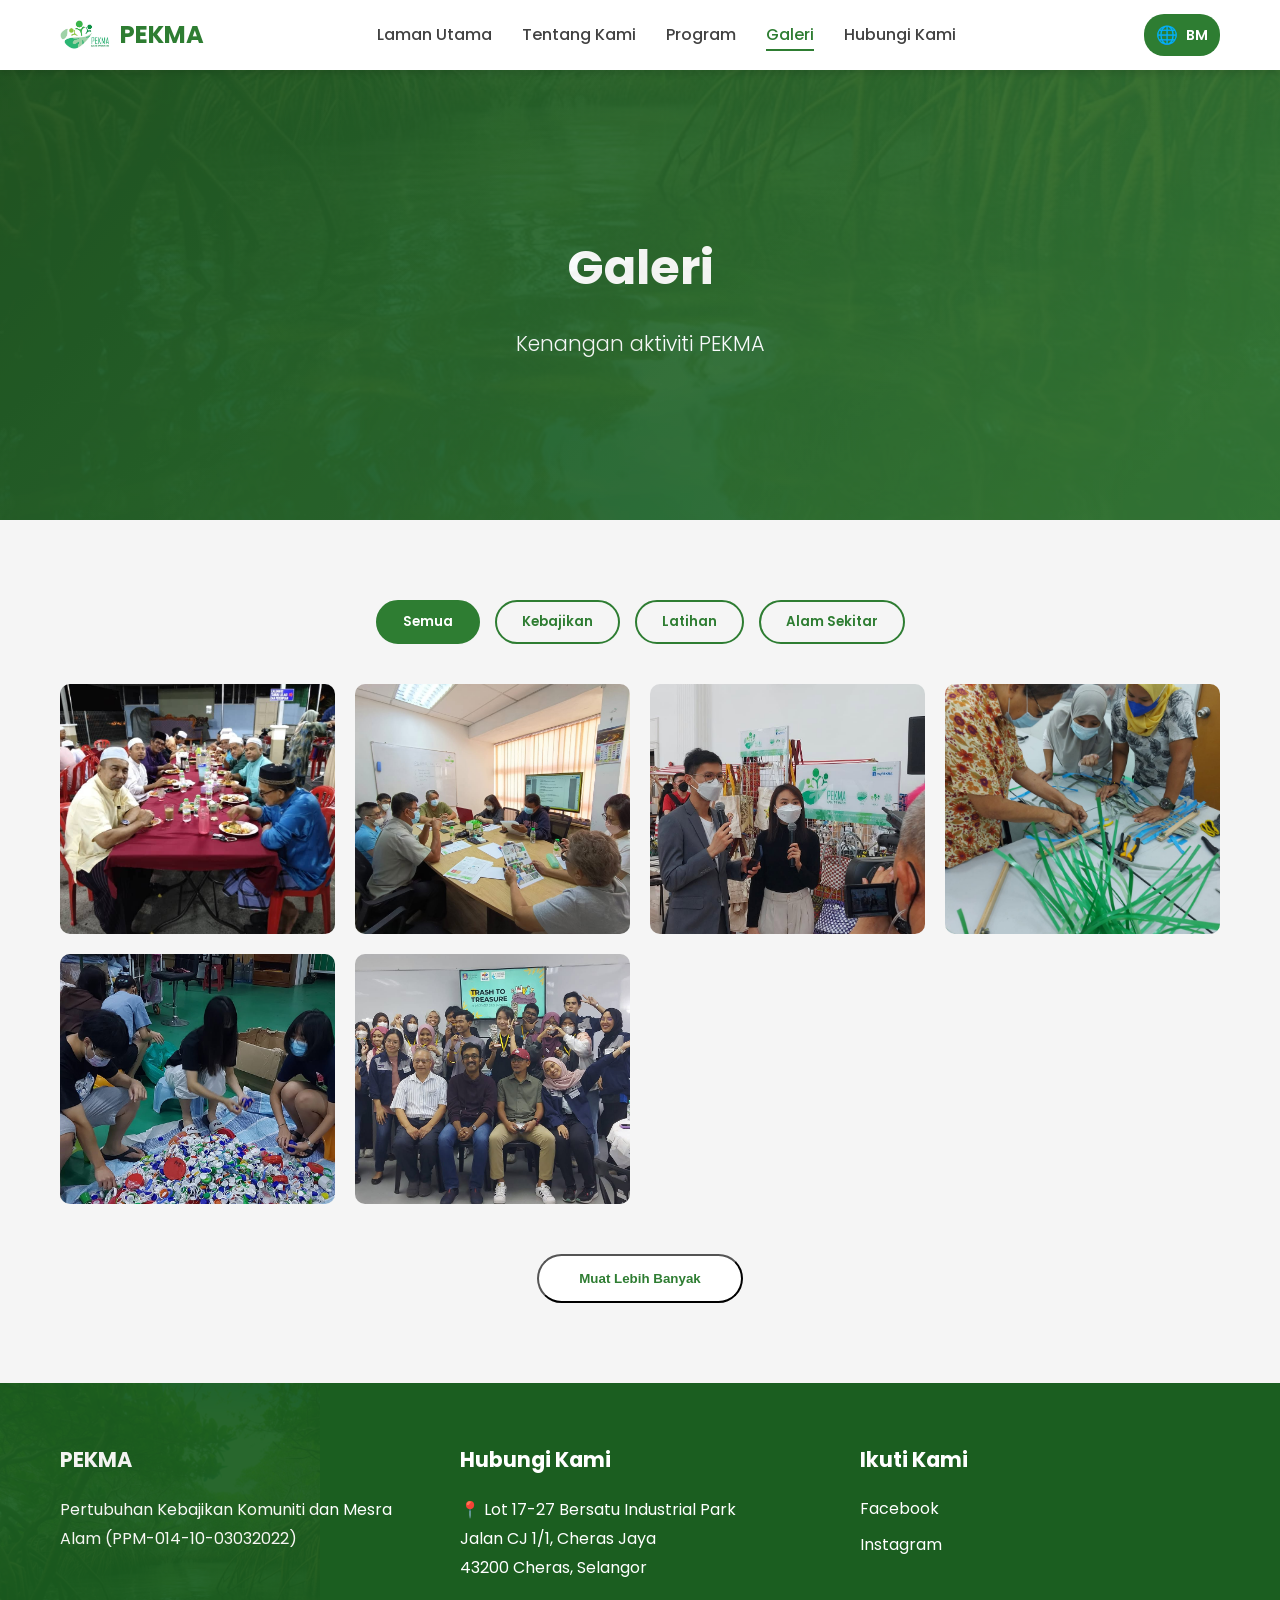
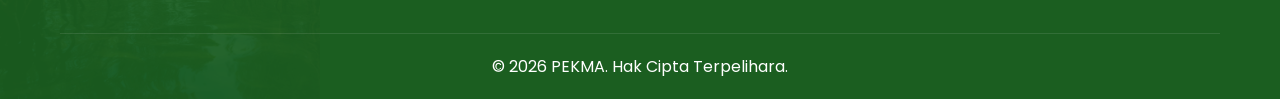
<file: gallery.html>
<!DOCTYPE html>
<html lang="ms">
<head>
    <meta charset="UTF-8">
    <meta name="viewport" content="width=device-width, initial-scale=1.0">
    <title>Galeri - PEKMA</title>
    <link rel="stylesheet" href="style.css">
    <link href="https://fonts.googleapis.com/css2?family=Poppins:wght@300;400;600;700&display=swap" rel="stylesheet">
</head>
<body>
    <!-- Navigation -->
    <nav class="navbar">
        <div class="nav-container">
            <div class="logo">
                <img src="pekma_logo_official.jpg" alt="PEKMA Logo">
                <span>PEKMA</span>
            </div>
            <ul class="nav-links">
                <li><a href="index.html" data-i18n="nav.home">Laman Utama</a></li>
                <li><a href="about.html" data-i18n="nav.about">Tentang Kami</a></li>
                <li><a href="programs.html" data-i18n="nav.programs">Program</a></li>
                <li><a href="gallery.html" class="active" data-i18n="nav.gallery">Galeri</a></li>
                <li><a href="contact.html" data-i18n="nav.contact">Hubungi Kami</a></li>
            </ul>
            
            <!-- Language Switcher -->
            <div class="lang-switcher">
                <button class="lang-btn" id="langToggle">
                    <span class="lang-icon">🌐</span>
                    <span class="lang-current" id="currentLang">BM</span>
                </button>
                <div class="lang-dropdown" id="langDropdown">
                    <button class="lang-option" data-lang="ms">🇲🇾 Bahasa Malaysia</button>
                    <button class="lang-option" data-lang="en">🇬🇧 English</button>
                    <button class="lang-option" data-lang="zh">🇨🇳 中文</button>
                </div>
            </div>
            
            <div class="hamburger">
                <span></span>
                <span></span>
                <span></span>
            </div>
        </div>
    </nav>

    <!-- Page Header -->
    <section class="page-header mangrove-bg">
        <div class="page-header-overlay"></div>
        <div class="page-header-content">
            <h1 data-i18n="gallery.pageTitle">Galeri</h1>
            <p data-i18n="gallery.pageSubtitle">Kenangan aktiviti PEKMA</p>
        </div>
    </section>

    <!-- Gallery Content -->
    <section class="gallery-content">
        <div class="container">
            <!-- Gallery Filter (Optional) -->
            <div class="gallery-filter">
                <button class="filter-btn active" data-filter="all" data-i18n="gallery.filterAll">Semua</button>
                <button class="filter-btn" data-filter="welfare" data-i18n="gallery.filterWelfare">Kebajikan</button>
                <button class="filter-btn" data-filter="training" data-i18n="gallery.filterTraining">Latihan</button>
                <button class="filter-btn" data-filter="environment" data-i18n="gallery.filterEnv">Alam Sekitar</button>
            </div>

            <!-- Gallery Grid -->
            <div class="gallery-grid">
                <!-- Welfare -->
                <div class="gallery-item" data-category="welfare">
                    <div class="gallery-image">
                        <img src="images/iftramadhan.jpg" alt="PEKMA Iftar & Moreh">
                    </div>
                    <div class="gallery-overlay">
                        <h3 data-i18n="gallery.photoIftarTitle">Sumbangan Iftar & Moreh</h3>
                        <p data-i18n="gallery.photoIftarDesc">Berkongsi rezeki bersama komuniti dalam bulan Ramadhan.</p>
                    </div>
                </div>
                <div class="gallery-item" data-category="welfare">
                    <div class="gallery-image">
                        <img src="images/committee_meeting.jpg" alt="PEKMA Committee Meeting">
                    </div>
                    <div class="gallery-overlay">
                        <h3 data-i18n="gallery.photoMeetingTitle">Mesyuarat Jawatankuasa</h3>
                        <p data-i18n="gallery.photoMeetingDesc">Perbincangan aktif demi perancangan program yang lebih baik.</p>
                    </div>
                </div>

                <!-- Training -->
                <div class="gallery-item" data-category="training">
                    <div class="gallery-image">
                        <img src="images/bazaar_handcraft.jpg" alt="PEKMA Bazaar Hand Craft">
                    </div>
                    <div class="gallery-overlay">
                        <h3 data-i18n="gallery.photoBazaarTitle">Bazaar Produk Tangan</h3>
                        <p data-i18n="gallery.photoBazaarDesc">Peluang menjana pendapatan melalui hasil kerja tangan.</p>
                    </div>
                </div>
                <div class="gallery-item" data-category="training">
                    <div class="gallery-image">
                        <img src="images/handcraft_workshop.jpg" alt="PEKMA Hand Craft Workshop">
                    </div>
                    <div class="gallery-overlay">
                        <h3 data-i18n="gallery.photoWorkshopTitle">Bengkel Kerja Tangan</h3>
                        <p data-i18n="gallery.photoWorkshopDesc">Latihan kemahiran untuk komuniti tempatan.</p>
                    </div>
                </div>

                <!-- Environment -->
                <div class="gallery-item" data-category="environment">
                    <div class="gallery-image">
                        <img src="images/student_recycling.jpg" alt="PEKMA Student Recycling">
                    </div>
                    <div class="gallery-overlay">
                        <h3 data-i18n="gallery.photoRecyclingTitle">Projek Kitar Semula Pelajar</h3>
                        <p data-i18n="gallery.photoRecyclingDesc">Memupuk kesedaran alam sekitar dalam kalangan pelajar.</p>
                    </div>
                </div>
                <div class="gallery-item" data-category="environment">
                    <div class="gallery-image">
                        <img src="images/trash_to_treasure.jpg" alt="PEKMA Trash to Treasure">
                    </div>
                    <div class="gallery-overlay">
                        <h3 data-i18n="gallery.photoTrashTitle">Trash to Treasure bersama UiTM</h3>
                        <p data-i18n="gallery.photoTrashDesc">Mengubah sisa menjadi bahan bernilai.</p>
                    </div>
                </div>
            </div>

            <!-- Load More Button (Optional) -->
            <div class="load-more">
                <button class="btn btn-primary" data-i18n="gallery.loadMore">Muat Lebih Banyak</button>
            </div>
        </div>
    </section>

    <!-- Footer -->
    <footer class="footer mangrove-bg">
        <div class="container">
            <div class="footer-grid">
                <div class="footer-section">
                    <h4>PEKMA</h4>
                    <p data-i18n="footer.description">Pertubuhan Kebajikan Komuniti dan Mesra Alam<br>(PPM-014-10-03032022)</p>
                </div>
                <div class="footer-section">
                    <h4 data-i18n="footer.contactUs">Hubungi Kami</h4>
                    <p>📍 Lot 17-27 Bersatu Industrial Park<br>Jalan CJ 1/1, Cheras Jaya<br>43200 Cheras, Selangor</p>
                </div>
                <div class="footer-section">
                    <h4 data-i18n="footer.followUs">Ikuti Kami</h4>
                    <div class="social-links">
                        <a href="https://www.facebook.com/myPEKMA" target="_blank">Facebook</a>
                        <a href="#" target="_blank">Instagram</a>
                    </div>
                </div>
            </div>
            <div class="footer-bottom">
                <p data-i18n="footer.copyright">&copy; 2026 PEKMA. Hak Cipta Terpelihara.</p>
            </div>
        </div>
    </footer>

    <script src="translations.js"></script>
    <script src="script.js"></script>
</body>
</html>
</file>
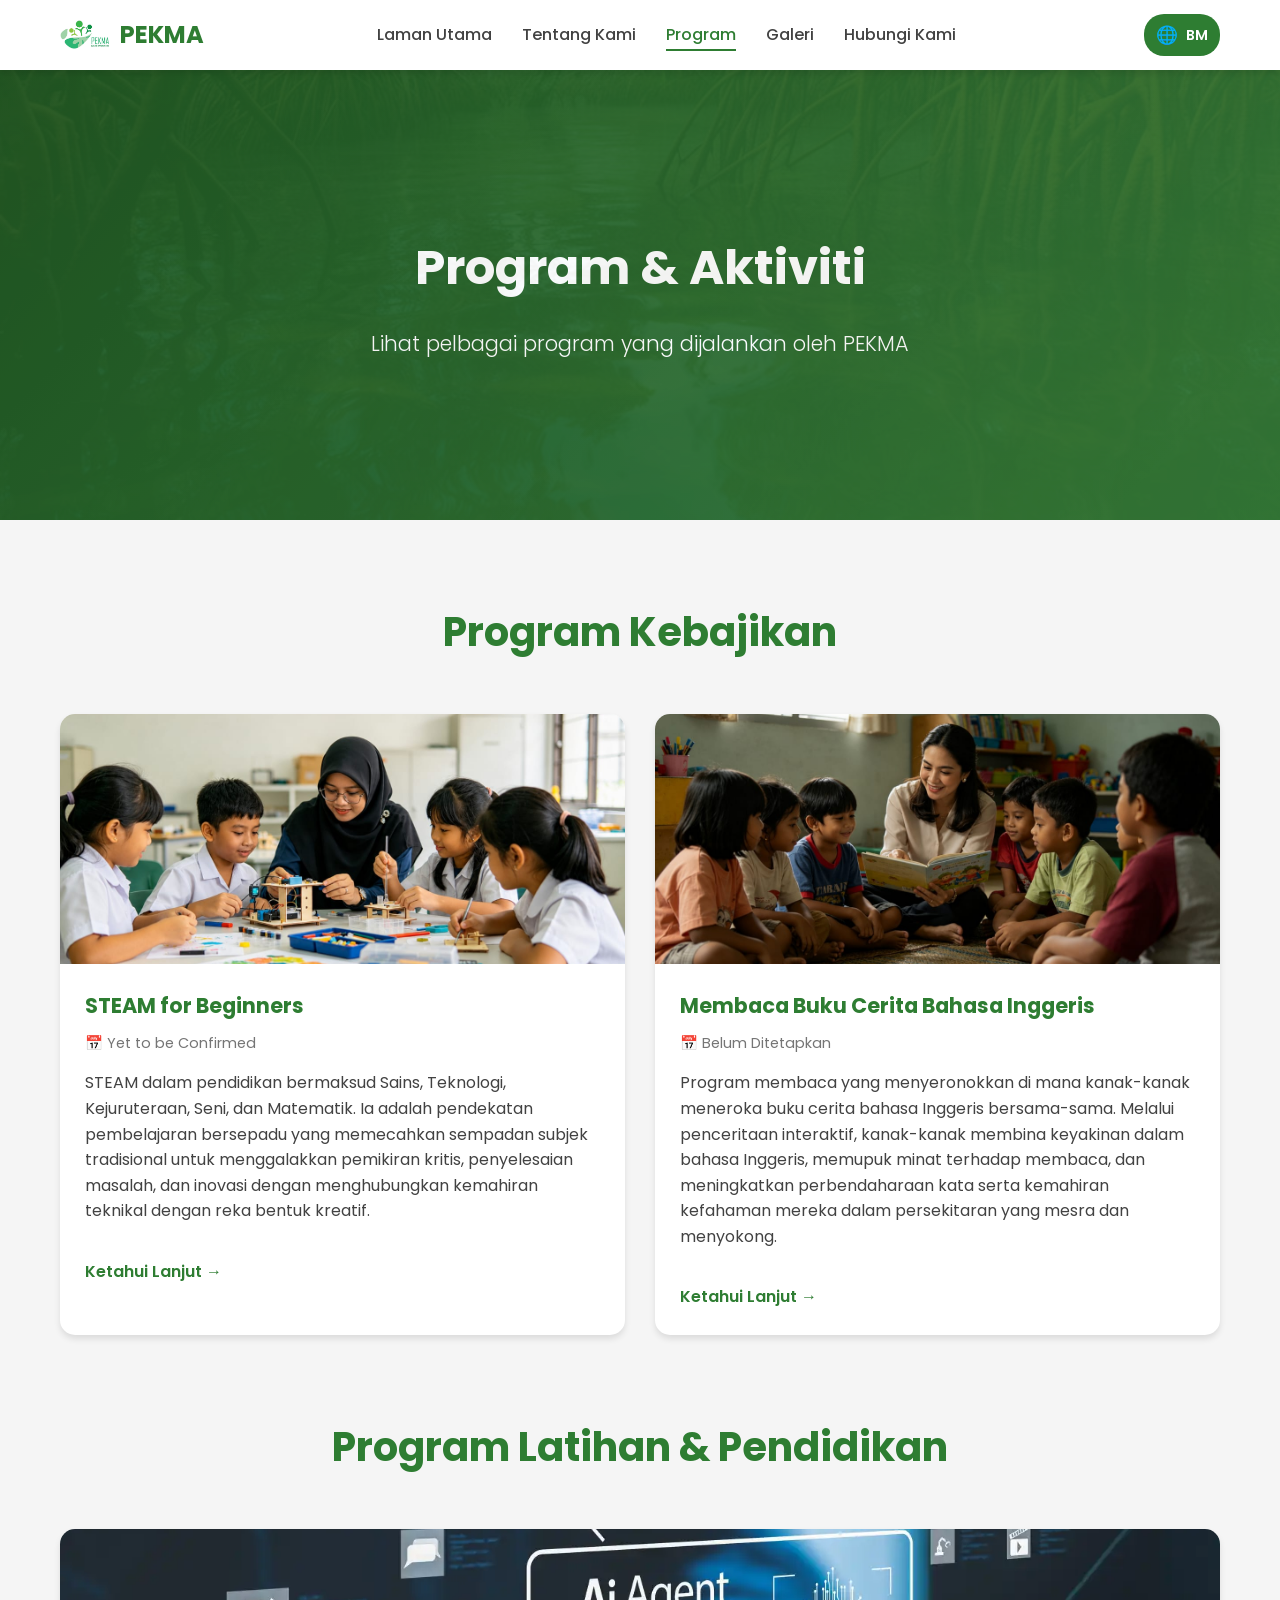
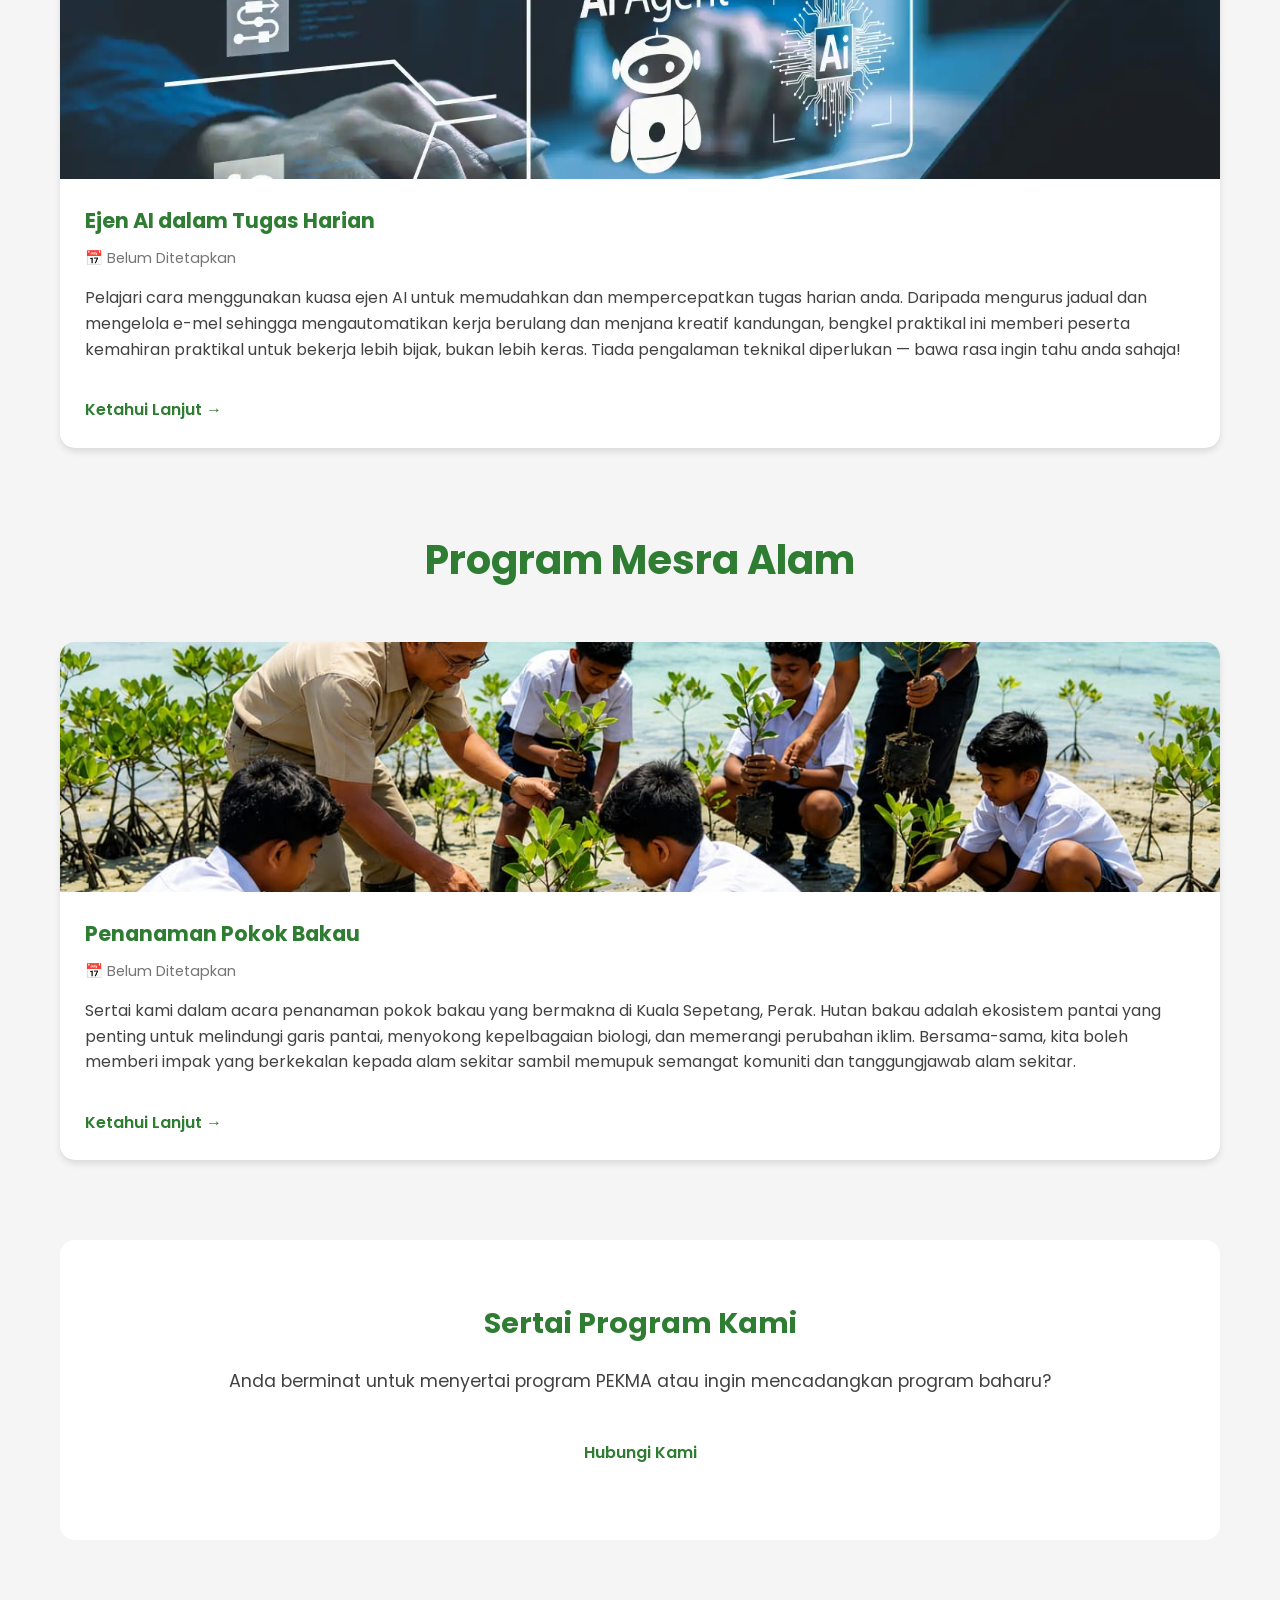
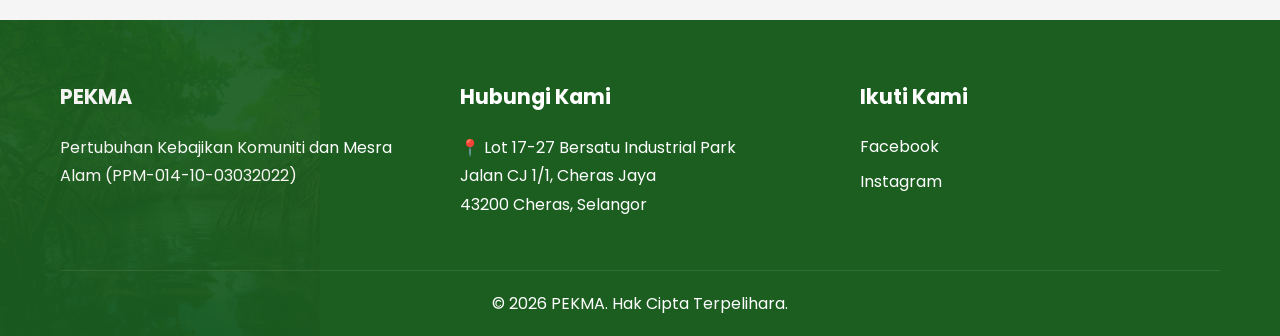
<file: programs.html>
<!DOCTYPE html>
<html lang="ms">
<head>
    <meta charset="UTF-8">
    <meta name="viewport" content="width=device-width, initial-scale=1.0">
    <title>Program & Aktiviti - PEKMA</title>
    <link rel="stylesheet" href="style.css">
    <link href="https://fonts.googleapis.com/css2?family=Poppins:wght@300;400;600;700&display=swap" rel="stylesheet">
</head>
<body>
    <!-- Navigation -->
    <nav class="navbar">
        <div class="nav-container">
            <div class="logo">
                <img src="pekma_logo_official.jpg" alt="PEKMA Logo">
                <span>PEKMA</span>
            </div>
            <ul class="nav-links">
                <li><a href="index.html" data-i18n="nav.home">Laman Utama</a></li>
                <li><a href="about.html" data-i18n="nav.about">Tentang Kami</a></li>
                <li><a href="programs.html" class="active" data-i18n="nav.programs">Program</a></li>
                <li><a href="gallery.html" data-i18n="nav.gallery">Galeri</a></li>
                <li><a href="contact.html" data-i18n="nav.contact">Hubungi Kami</a></li>
            </ul>
            
            <!-- Language Switcher -->
            <div class="lang-switcher">
                <button class="lang-btn" id="langToggle">
                    <span class="lang-icon">🌐</span>
                    <span class="lang-current" id="currentLang">BM</span>
                </button>
                <div class="lang-dropdown" id="langDropdown">
                    <button class="lang-option" data-lang="ms">🇲🇾 Bahasa Malaysia</button>
                    <button class="lang-option" data-lang="en">🇬🇧 English</button>
                    <button class="lang-option" data-lang="zh">🇨🇳 中文</button>
                </div>
            </div>
            
            <div class="hamburger">
                <span></span>
                <span></span>
                <span></span>
            </div>
        </div>
    </nav>

    <!-- Page Header -->
    <section class="page-header mangrove-bg">
        <div class="page-header-overlay"></div>
        <div class="page-header-content">
            <h1 data-i18n="programs.pageTitle">Program & Aktiviti</h1>
            <p data-i18n="programs.pageSubtitle">Lihat pelbagai program yang dijalankan oleh PEKMA</p>
        </div>
    </section>

    <!-- Programs Content -->
    <section class="programs-content">
        <div class="container">
            <!-- Welfare Programs -->
            <div class="program-category">
                <h2 class="section-title" data-i18n="programs.welfareTitle">Program Kebajikan</h2>
                <div class="program-cards">
                    <div class="program-card">
                        <div class="program-image">
                            <img src="images/steam_beginners.jpg" alt="STEAM for Beginners">
                        </div>
                        <div class="program-info">
                            <h3 data-i18n="programs.steamTitle">STEAM for Beginners</h3>
                            <p class="program-date" data-i18n="programs.steamDate">📅 Yet to be Confirmed</p>
                            <p class="program-desc" data-i18n="programs.steamDesc">STEAM in education stands for Science, Technology, Engineering, Arts, and Mathematics. It is an integrated learning approach that breaks down traditional subject silos to encourage critical thinking, problem-solving, and innovation by connecting technical skills with creative design.</p>
                            <a href="#" class="btn-link" data-i18n="programs.knowMore">Ketahui Lanjut →</a>
                        </div>
                    </div>
                    <div class="program-card">
                        <div class="program-image">
                            <img src="images/english_story_books.webp" alt="English Story Books Reading">
                        </div>
                        <div class="program-info">
                            <h3 data-i18n="programs.storyBooksTitle">English Story Books Reading</h3>
                            <p class="program-date" data-i18n="programs.storyBooksDate">📅 Yet to be Confirmed</p>
                            <p class="program-desc" data-i18n="programs.storyBooksDesc">A fun and engaging reading program where children explore English story books together. Through interactive storytelling, kids build confidence in English, develop a love for reading, and improve their vocabulary and comprehension skills in a warm, supportive environment.</p>
                            <a href="#" class="btn-link" data-i18n="programs.knowMore">Ketahui Lanjut →</a>
                        </div>
                    </div>
                </div>
            </div>

            <!-- Training Programs -->
            <div class="program-category">
                <h2 class="section-title" data-i18n="programs.trainingTitle">Program Latihan & Pendidikan</h2>
                <div class="program-cards">
                    <div class="program-card">
                        <div class="program-image">
                            <img src="images/ai_agent_daily_tasks.webp" alt="AI Agent in Daily Tasks">
                        </div>
                        <div class="program-info">
                            <h3 data-i18n="programs.aiAgentTitle">AI Agent in Daily Tasks</h3>
                            <p class="program-date" data-i18n="programs.aiAgentDate">📅 Yet to be Confirmed</p>
                            <p class="program-desc" data-i18n="programs.aiAgentDesc">Learn how to harness the power of AI agents to simplify and streamline your everyday tasks. From managing schedules and organizing emails to automating repetitive work and generating creative content, this hands-on workshop equips participants with practical skills to work smarter, not harder. No prior technical experience required — just bring your curiosity!</p>
                            <a href="#" class="btn-link" data-i18n="programs.knowMore">Ketahui Lanjut →</a>
                        </div>
                    </div>
                </div>
            </div>

            <!-- Environmental Programs -->
            <div class="program-category">
                <h2 class="section-title" data-i18n="programs.envTitle">Program Mesra Alam</h2>
                <div class="program-cards">
                    <div class="program-card">
                        <div class="program-image">
                            <img src="images/mangrove_planting.jpg" alt="Mangrove Tree Planting">
                        </div>
                        <div class="program-info">
                            <h3 data-i18n="programs.mangroveTitle">Penanaman Pokok Bakau</h3>
                            <p class="program-date" data-i18n="programs.mangroveDate">📅 Yet to be Confirmed</p>
                            <p class="program-desc" data-i18n="programs.mangroveDesc">Join us for a meaningful mangrove tree planting event at Kuala Sepetang, Perak. Mangroves are vital coastal ecosystems that protect shorelines, support biodiversity, and combat climate change. Together, we can make a lasting impact on our environment while fostering community spirit and environmental stewardship.</p>
                            <a href="#" class="btn-link" data-i18n="programs.knowMore">Ketahui Lanjut →</a>
                        </div>
                    </div>
                </div>
            </div>

            <!-- Call to Action -->
            <div class="programs-cta">
                <h3 data-i18n="programs.joinCTA">Sertai Program Kami</h3>
                <p data-i18n="programs.joinCTAText">Anda berminat untuk menyertai program PEKMA atau ingin mencadangkan program baharu?</p>
                <a href="contact.html" class="btn btn-primary">Hubungi Kami</a>
            </div>
        </div>
    </section>

    <!-- Footer -->
    <footer class="footer mangrove-bg">
        <div class="container">
            <div class="footer-grid">
                <div class="footer-section">
                    <h4>PEKMA</h4>
                    <p data-i18n="footer.description">Pertubuhan Kebajikan Komuniti dan Mesra Alam<br>(PPM-014-10-03032022)</p>
                </div>
                <div class="footer-section">
                    <h4 data-i18n="footer.contactUs">Hubungi Kami</h4>
                    <p>📍 Lot 17-27 Bersatu Industrial Park<br>Jalan CJ 1/1, Cheras Jaya<br>43200 Cheras, Selangor</p>
                </div>
                <div class="footer-section">
                    <h4 data-i18n="footer.followUs">Ikuti Kami</h4>
                    <div class="social-links">
                        <a href="https://www.facebook.com/myPEKMA" target="_blank">Facebook</a>
                        <a href="#" target="_blank">Instagram</a>
                    </div>
                </div>
            </div>
            <div class="footer-bottom">
                <p data-i18n="footer.copyright">&copy; 2026 PEKMA. Hak Cipta Terpelihara.</p>
            </div>
        </div>
    </footer>

    <script src="translations.js"></script>
    <script src="script.js"></script>
</body>
</html>
</file>
<file: style.css>
/* PEKMA Website Stylesheet */

/* Root Variables */
:root {
    --primary-green: #2E7D32;
    --light-green: #4CAF50;
    --lighter-green: #81C784;
    --accent-green: #1B5E20;
    --white: #FFFFFF;
    --off-white: #F5F5F5;
    --gray: #757575;
    --dark-gray: #424242;
    --shadow: 0 4px 6px rgba(0, 0, 0, 0.1);
    --transition: all 0.3s ease;
}

/* Reset & Base */
* {
    margin: 0;
    padding: 0;
    box-sizing: border-box;
}

body {
    font-family: 'Poppins', sans-serif;
    line-height: 1.6;
    color: var(--dark-gray);
    background: var(--off-white);
}

.container {
    max-width: 1200px;
    margin: 0 auto;
    padding: 0 20px;
}

/* Navigation */
.navbar {
    background: var(--white);
    box-shadow: var(--shadow);
    position: fixed;
    width: 100%;
    top: 0;
    z-index: 1000;
}

.nav-container {
    max-width: 1200px;
    margin: 0 auto;
    padding: 0 20px;
    display: flex;
    justify-content: space-between;
    align-items: center;
    height: 70px;
}

.logo {
    display: flex;
    align-items: center;
    gap: 10px;
    font-size: 1.5rem;
    font-weight: 700;
    color: var(--primary-green);
}

.logo img {
    width: 50px;
    height: 50px;
    object-fit: contain;
}

.nav-links {
    display: flex;
    list-style: none;
    gap: 30px;
}

.nav-links a {
    text-decoration: none;
    color: var(--dark-gray);
    font-weight: 500;
    transition: var(--transition);
    position: relative;
}

.nav-links a:hover,
.nav-links a.active {
    color: var(--primary-green);
}

/* Language Switcher */
.lang-switcher {
    position: relative;
    margin-left: 15px;
}

.lang-btn {
    display: flex;
    align-items: center;
    gap: 8px;
    padding: 8px 12px;
    background: var(--primary-green);
    color: var(--white);
    border: none;
    border-radius: 20px;
    cursor: pointer;
    font-family: 'Poppins', sans-serif;
    font-size: 0.9rem;
    font-weight: 600;
    transition: var(--transition);
}

.lang-btn:hover {
    background: var(--accent-green);
    transform: scale(1.05);
}

.lang-icon {
    font-size: 1.1rem;
}

.lang-dropdown {
    position: absolute;
    top: 100%;
    right: 0;
    margin-top: 5px;
    background: var(--white);
    border-radius: 10px;
    box-shadow: 0 4px 12px rgba(0, 0, 0, 0.15);
    overflow: hidden;
    display: none;
    z-index: 1001;
    min-width: 180px;
}

.lang-dropdown.active {
    display: block;
    animation: slideDown 0.3s ease;
}

@keyframes slideDown {
    from {
        opacity: 0;
        transform: translateY(-10px);
    }
    to {
        opacity: 1;
        transform: translateY(0);
    }
}

.lang-option {
    display: block;
    width: 100%;
    padding: 12px 20px;
    background: none;
    border: none;
    text-align: left;
    cursor: pointer;
    font-family: 'Poppins', sans-serif;
    font-size: 0.95rem;
    color: var(--dark-gray);
    transition: var(--transition);
}

.lang-option:hover {
    background: var(--off-white);
    color: var(--primary-green);
}

.lang-option.active {
    background: var(--off-white);
    color: var(--primary-green);
    font-weight: 600;
}

.nav-links a::after {
    content: '';
    position: absolute;
    bottom: -5px;
    left: 0;
    width: 0;
    height: 2px;
    background: var(--primary-green);
    transition: var(--transition);
}

.nav-links a:hover::after,
.nav-links a.active::after {
    width: 100%;
}

.hamburger {
    display: none;
    flex-direction: column;
    cursor: pointer;
}

.hamburger span {
    width: 25px;
    height: 3px;
    background: var(--dark-gray);
    margin: 3px 0;
    transition: var(--transition);
}

/* Page Header */
.page-header {
    height: 50vh;
    background: linear-gradient(135deg, var(--primary-green), var(--light-green));
    display: flex;
    align-items: center;
    justify-content: center;
    position: relative;
    margin-top: 70px;
}

.page-header-overlay {
    position: absolute;
    top: 0;
    left: 0;
    width: 100%;
    height: 100%;
    background: rgba(0, 0, 0, 0.3);
}

.page-header-content {
    position: relative;
    z-index: 1;
    text-align: center;
    color: var(--white);
}

.page-header-content h1 {
    font-size: 3rem;
    margin-bottom: 20px;
}

.page-header-content p {
    font-size: 1.3rem;
    font-weight: 300;
}

/* About Content */
.about-content {
    padding: 80px 0;
}

.about-section {
    margin-bottom: 80px;
}

.about-text {
    max-width: 800px;
    margin: 0 auto;
}

.about-text p {
    margin-bottom: 20px;
    line-height: 1.8;
}

/* Objectives Grid */
.objectives-grid {
    display: grid;
    grid-template-columns: repeat(auto-fit, minmax(250px, 1fr));
    gap: 30px;
    margin-top: 40px;
}

.objective-card {
    background: var(--off-white);
    padding: 40px 30px;
    border-radius: 15px;
    text-align: center;
    transition: var(--transition);
}

.objective-card:hover {
    transform: translateY(-5px);
    box-shadow: var(--shadow);
}

.obj-number {
    font-size: 3rem;
    font-weight: 700;
    color: var(--primary-green);
    opacity: 0.3;
    margin-bottom: 20px;
}

.objective-card h3 {
    color: var(--primary-green);
    margin-bottom: 15px;
}

/* Committee */
.committee-info {
    max-width: 800px;
    margin: 0 auto;
}

.committee-list {
    display: grid;
    grid-template-columns: repeat(auto-fit, minmax(200px, 1fr));
    gap: 20px;
    margin: 30px 0;
}

.committee-item {
    background: var(--off-white);
    padding: 20px;
    border-radius: 10px;
    border-left: 4px solid var(--primary-green);
}

.committee-item h4 {
    color: var(--primary-green);
    margin-bottom: 10px;
}

.current-committee {
    margin-top: 50px;
    padding: 40px;
    background: var(--off-white);
    border-radius: 15px;
}

.current-committee h3 {
    color: var(--primary-green);
    margin-bottom: 10px;
}

.note {
    color: var(--gray);
    font-style: italic;
    margin-bottom: 30px;
}

.committee-members {
    display: grid;
    grid-template-columns: repeat(auto-fit, minmax(150px, 1fr));
    gap: 30px;
    margin-top: 30px;
}

.member-card {
    text-align: center;
    padding: 20px;
    background: var(--white);
    border-radius: 10px;
    transition: var(--transition);
}

.member-card:hover {
    transform: translateY(-5px);
    box-shadow: var(--shadow);
}

.member-photo {
    font-size: 4rem;
    margin-bottom: 15px;
}

.member-card h4 {
    color: var(--primary-green);
    margin-bottom: 5px;
}

/* Membership */
.membership-info {
    max-width: 800px;
    margin: 0 auto;
}

.membership-list {
    list-style: none;
    margin: 20px 0;
}

.membership-list li {
    padding: 15px;
    background: var(--off-white);
    margin-bottom: 10px;
    border-radius: 8px;
    border-left: 4px solid var(--primary-green);
}

.fee-structure {
    margin: 30px 0;
    padding: 30px;
    background: var(--off-white);
    border-radius: 10px;
}

.fee-item {
    display: flex;
    justify-content: space-between;
    padding: 15px 0;
    border-bottom: 1px solid #E0E0E0;
}

.fee-item:last-child {
    border-bottom: none;
}

.fee-label {
    font-weight: 600;
}

.fee-amount {
    color: var(--primary-green);
    font-weight: 700;
    font-size: 1.2rem;
}

.cta-box {
    margin-top: 40px;
    padding: 40px;
    background: linear-gradient(135deg, var(--primary-green), var(--light-green));
    border-radius: 15px;
    text-align: center;
    color: var(--white);
}

.cta-box p {
    font-size: 1.3rem;
    margin-bottom: 20px;
}

.cta-box .btn {
    background: var(--white);
    color: var(--primary-green);
}

/* Contact Info Box */
.contact-info-box {
    display: grid;
    grid-template-columns: repeat(auto-fit, minmax(250px, 1fr));
    gap: 30px;
    margin-top: 40px;
}

.contact-item {
    padding: 30px;
    background: var(--off-white);
    border-radius: 10px;
}

.contact-item h4 {
    color: var(--primary-green);
    margin-bottom: 15px;
}

.mt-30 {
    margin-top: 30px;
}

/* Programs Content */
.programs-content {
    padding: 80px 0;
    background: var(--off-white);
}

.program-category {
    margin-bottom: 80px;
}

.program-cards {
    display: grid;
    grid-template-columns: repeat(auto-fit, minmax(300px, 1fr));
    gap: 30px;
    margin-top: 40px;
}

.program-card {
    background: var(--white);
    border-radius: 15px;
    overflow: hidden;
    transition: var(--transition);
    box-shadow: var(--shadow);
}

.program-card:hover {
    transform: translateY(-10px);
    box-shadow: 0 8px 16px rgba(0, 0, 0, 0.15);
}

.program-image {
    height: 250px;
    overflow: hidden;
}

.program-image img {
    width: 100%;
    height: 100%;
    object-fit: cover;
    transition: var(--transition);
}

.program-card:hover .program-image img {
    transform: scale(1.05);
}

.placeholder-image {
    background: linear-gradient(135deg, var(--primary-green), var(--light-green));
    display: flex;
    align-items: center;
    justify-content: center;
    color: var(--white);
    font-size: 1.2rem;
}

.program-info {
    padding: 25px;
}

.program-info h3 {
    color: var(--primary-green);
    margin-bottom: 10px;
    font-size: 1.3rem;
}

.program-date {
    color: var(--gray);
    font-size: 0.9rem;
    margin-bottom: 15px;
}

.program-desc {
    line-height: 1.6;
    margin-bottom: 15px;
}

.programs-cta {
    margin-top: 60px;
    padding: 60px;
    background: var(--white);
    border-radius: 15px;
    text-align: center;
}

.programs-cta h3 {
    color: var(--primary-green);
    margin-bottom: 20px;
    font-size: 1.8rem;
}

.programs-cta p {
    margin-bottom: 30px;
    font-size: 1.1rem;
}

/* Gallery Content */
.gallery-content {
    padding: 80px 0;
}

.gallery-filter {
    display: flex;
    justify-content: center;
    gap: 15px;
    margin-bottom: 40px;
    flex-wrap: wrap;
}

.filter-btn {
    padding: 10px 25px;
    border: 2px solid var(--primary-green);
    background: transparent;
    color: var(--primary-green);
    border-radius: 25px;
    cursor: pointer;
    font-family: 'Poppins', sans-serif;
    font-weight: 600;
    transition: var(--transition);
}

.filter-btn:hover,
.filter-btn.active {
    background: var(--primary-green);
    color: var(--white);
}

.gallery-grid {
    display: grid;
    grid-template-columns: repeat(auto-fit, minmax(250px, 1fr));
    gap: 20px;
}

.gallery-item {
    position: relative;
    border-radius: 10px;
    overflow: hidden;
    cursor: pointer;
}

.gallery-item .gallery-image {
    height: 250px;
    overflow: hidden;
}

.gallery-item .gallery-image img {
    width: 100%;
    height: 100%;
    object-fit: cover;
    transition: var(--transition);
}

.gallery-item:hover .gallery-image img {
    transform: scale(1.05);
}

.gallery-overlay {
    position: absolute;
    bottom: 0;
    left: 0;
    right: 0;
    background: linear-gradient(transparent, rgba(0, 0, 0, 0.8));
    color: var(--white);
    padding: 20px;
    transform: translateY(100%);
    transition: var(--transition);
}

.gallery-item:hover .gallery-overlay {
    transform: translateY(0);
}

.gallery-overlay h3 {
    margin-bottom: 5px;
    font-size: 1.1rem;
}

.gallery-overlay p {
    font-size: 0.9rem;
    opacity: 0.9;
}

.load-more {
    text-align: center;
    margin-top: 50px;
}

/* Contact Content */
.contact-content {
    padding: 80px 0;
}

.contact-grid {
    display: grid;
    grid-template-columns: 1fr 1fr;
    gap: 50px;
    margin-top: 40px;
}

.contact-form-section h2,
.contact-info-section h2 {
    color: var(--primary-green);
    margin-bottom: 30px;
    font-size: 1.8rem;
}

/* Contact Form */
.contact-form {
    background: var(--off-white);
    padding: 40px;
    border-radius: 15px;
}

.form-group {
    margin-bottom: 25px;
}

.form-group label {
    display: block;
    margin-bottom: 8px;
    font-weight: 600;
    color: var(--dark-gray);
}

.form-group input,
.form-group select,
.form-group textarea {
    width: 100%;
    padding: 12px 15px;
    border: 2px solid #E0E0E0;
    border-radius: 8px;
    font-family: 'Poppins', sans-serif;
    font-size: 1rem;
    transition: var(--transition);
}

.form-group input:focus,
.form-group select:focus,
.form-group textarea:focus {
    outline: none;
    border-color: var(--primary-green);
}

.contact-form .btn {
    width: 100%;
    border: none;
    cursor: pointer;
    font-size: 1.1rem;
}

/* Form Success */
.form-success {
    text-align: center;
    padding: 60px 40px;
    background: var(--off-white);
    border-radius: 15px;
}

.success-icon {
    font-size: 4rem;
    color: var(--primary-green);
    margin-bottom: 20px;
}

.form-success h3 {
    color: var(--primary-green);
    margin-bottom: 15px;
    font-size: 1.8rem;
}

/* Contact Info */
.info-card {
    display: flex;
    gap: 20px;
    padding: 25px;
    background: var(--off-white);
    border-radius: 10px;
    margin-bottom: 20px;
    transition: var(--transition);
}

.info-card:hover {
    transform: translateX(5px);
    box-shadow: var(--shadow);
}

.info-icon {
    font-size: 2rem;
    min-width: 50px;
}

.info-content h3 {
    color: var(--primary-green);
    margin-bottom: 10px;
    font-size: 1.1rem;
}

.note {
    color: var(--gray);
    font-size: 0.9rem;
    font-style: italic;
    margin-top: 5px;
}

/* Social Section */
.social-section {
    margin-top: 30px;
    padding: 25px;
    background: var(--off-white);
    border-radius: 10px;
}

.social-section h3 {
    color: var(--primary-green);
    margin-bottom: 15px;
}

.social-buttons {
    display: flex;
    gap: 15px;
    flex-wrap: wrap;
}

.social-btn {
    padding: 10px 25px;
    border-radius: 25px;
    text-decoration: none;
    font-weight: 600;
    transition: var(--transition);
}

.social-btn.facebook {
    background: #1877F2;
    color: var(--white);
}

.social-btn.instagram {
    background: #E4405F;
    color: var(--white);
}

.social-btn.youtube {
    background: #FF0000;
    color: var(--white);
}

.social-btn:hover {
    transform: translateY(-3px);
    box-shadow: var(--shadow);
}

/* Donation Box */
.donation-box {
    margin-top: 30px;
    padding: 25px;
    background: linear-gradient(135deg, var(--primary-green), var(--light-green));
    border-radius: 10px;
    color: var(--white);
}

.donation-box h3 {
    margin-bottom: 15px;
    font-size: 1.3rem;
}

.bank-details {
    margin: 15px 0;
    padding: 15px;
    background: rgba(255, 255, 255, 0.1);
    border-radius: 8px;
}

.bank-details p {
    margin-bottom: 8px;
}

.donation-box .note {
    color: rgba(255, 255, 255, 0.8);
}

/* Map Section */
.map-section {
    padding: 80px 0;
    background: var(--white);
}

.map-embed {
    margin-top: 40px;
    border-radius: 15px;
    overflow: hidden;
    box-shadow: 0 4px 20px rgba(0,0,0,0.1);
}

.map-embed iframe {
    display: block;
}

/* Responsive */
@media (max-width: 968px) {
    .contact-grid {
        grid-template-columns: 1fr;
    }
}

/* Hero Section */
.hero {
    height: 100vh;
    background: linear-gradient(135deg, var(--primary-green), var(--light-green));
    display: flex;
    align-items: center;
    justify-content: center;
    position: relative;
    margin-top: 70px;
}

.hero-overlay {
    position: absolute;
    top: 0;
    left: 0;
    width: 100%;
    height: 100%;
    background: rgba(0, 0, 0, 0.3);
}

.hero-content {
    position: relative;
    z-index: 1;
    text-align: center;
    color: var(--white);
    padding: 0 20px;
}

.hero-content h1 {
    font-size: 3rem;
    margin-bottom: 20px;
    text-shadow: 2px 2px 4px rgba(0, 0, 0, 0.3);
}

.tagline {
    font-size: 1.5rem;
    margin-bottom: 40px;
    font-weight: 300;
}

.hero-buttons {
    display: flex;
    gap: 20px;
    justify-content: center;
    flex-wrap: wrap;
}

.btn {
    padding: 15px 40px;
    border-radius: 50px;
    text-decoration: none;
    font-weight: 600;
    transition: var(--transition);
    display: inline-block;
}

.btn-primary {
    background: var(--white);
    color: var(--primary-green);
}

.btn-primary:hover {
    transform: translateY(-3px);
    box-shadow: 0 6px 12px rgba(0, 0, 0, 0.2);
}

.btn-secondary {
    background: transparent;
    color: var(--white);
    border: 2px solid var(--white);
}

.btn-secondary:hover {
    background: var(--white);
    color: var(--primary-green);
}

/* Mission Vision Section */
.mission-vision {
    padding: 80px 0;
    background: var(--white);
}

.mv-grid {
    display: grid;
    grid-template-columns: repeat(auto-fit, minmax(300px, 1fr));
    gap: 30px;
    margin-top: 40px;
}

.mv-card {
    background: var(--off-white);
    padding: 40px 30px;
    border-radius: 15px;
    text-align: center;
    transition: var(--transition);
    border: 2px solid transparent;
}

.mv-card:hover {
    transform: translateY(-10px);
    border-color: var(--primary-green);
    box-shadow: var(--shadow);
}

.mv-icon {
    font-size: 3rem;
    margin-bottom: 20px;
}

.mv-card h3 {
    color: var(--primary-green);
    margin-bottom: 20px;
    font-size: 1.5rem;
}

.mv-card ul {
    list-style: none;
    text-align: left;
}

.mv-card ul li {
    padding: 10px 0;
    border-bottom: 1px solid #E0E0E0;
}

.mv-card ul li:last-child {
    border-bottom: none;
}

/* Logo Meaning Section */
.logo-meaning {
    padding: 80px 0;
    background: linear-gradient(135deg, #E8F5E9, #C8E6C9);
}

.section-title {
    text-align: center;
    font-size: 2.5rem;
    color: var(--primary-green);
    margin-bottom: 50px;
}

.logo-meaning-content {
    display: grid;
    grid-template-columns: 1fr 2fr;
    gap: 50px;
    align-items: center;
}

.logo-image {
    text-align: center;
}

.logo-image img {
    width: 300px;
    height: 300px;
    object-fit: contain;
    filter: drop-shadow(0 4px 6px rgba(0, 0, 0, 0.1));
}

.meaning-item {
    background: var(--white);
    padding: 25px;
    border-radius: 10px;
    margin-bottom: 20px;
    border-left: 4px solid var(--primary-green);
}

.meaning-item h4 {
    color: var(--primary-green);
    margin-bottom: 10px;
}

/* Quick Links Section */
.quick-links {
    padding: 80px 0;
    background: var(--white);
}

.links-grid {
    display: grid;
    grid-template-columns: repeat(auto-fit, minmax(250px, 1fr));
    gap: 30px;
}

.link-card {
    background: var(--off-white);
    padding: 40px 30px;
    border-radius: 15px;
    text-align: center;
    transition: var(--transition);
}

.link-card:hover {
    transform: translateY(-5px);
    box-shadow: var(--shadow);
}

.link-icon {
    font-size: 3rem;
    margin-bottom: 20px;
}

.link-card h3 {
    color: var(--primary-green);
    margin-bottom: 15px;
}

.btn-link {
    display: inline-block;
    margin-top: 20px;
    color: var(--primary-green);
    text-decoration: none;
    font-weight: 600;
    transition: var(--transition);
}

.btn-link:hover {
    padding-left: 10px;
}

/* Footer */
.footer {
    background: var(--accent-green);
    color: var(--white);
    padding: 60px 0 20px;
}

.footer-grid {
    display: grid;
    grid-template-columns: repeat(auto-fit, minmax(250px, 1fr));
    gap: 40px;
    margin-bottom: 40px;
}

.footer-section h4 {
    margin-bottom: 20px;
    font-size: 1.3rem;
}

.footer-section p {
    margin-bottom: 10px;
    line-height: 1.8;
}

.social-links {
    display: flex;
    flex-direction: column;
    gap: 10px;
}

.social-links a {
    color: var(--white);
    text-decoration: none;
    transition: var(--transition);
}

.social-links a:hover {
    padding-left: 10px;
    color: var(--lighter-green);
}

.footer-bottom {
    text-align: center;
    padding-top: 20px;
    border-top: 1px solid rgba(255, 255, 255, 0.1);
}

/* Responsive Design */
@media (max-width: 768px) {
    .nav-links {
        display: none;
        position: absolute;
        top: 70px;
        left: 0;
        width: 100%;
        background: var(--white);
        flex-direction: column;
        padding: 20px;
        box-shadow: var(--shadow);
    }

    .nav-links.active {
        display: flex;
    }

    .hamburger {
        display: flex;
    }

    .hero-content h1 {
        font-size: 2rem;
    }

    .tagline {
        font-size: 1.2rem;
    }

    .logo-meaning-content {
        grid-template-columns: 1fr;
    }

    .logo-image img {
        width: 200px;
        height: 200px;
    }

    .section-title {
        font-size: 2rem;
    }
}

@media (max-width: 480px) {
    .hero-content h1 {
        font-size: 1.5rem;
    }

    .btn {
        padding: 12px 30px;
    }

    .mv-grid,
    .links-grid {
        grid-template-columns: 1fr;
    }
}

/* =============================================
   MANGROVE PHOTO WATERMARK (Real Photos)
   ============================================= */
.mangrove-bg {
    position: relative;
    overflow: hidden;
}

/* Default: mangrove-forest (wide scene) on right side */
.mangrove-bg::after {
    content: '';
    position: absolute;
    bottom: 0;
    right: 0;
    width: 320px;
    height: 100%;
    background-image: url('images/mangrove-forest.jpg');
    background-size: cover;
    background-repeat: no-repeat;
    background-position: right bottom;
    pointer-events: none;
    opacity: 0.08;
    z-index: 1;
}

/* Hero section - mangrove-single (iconic tree silhouette) full width */
.hero.mangrove-bg::after {
    width: 100%;
    height: 100%;
    background-image: url('images/mangrove-single.jpg');
    background-size: cover;
    background-position: center bottom;
    opacity: 0.07;
}

/* Page header - mangrove-forest across full width */
.page-header.mangrove-bg::after {
    width: 100%;
    height: 100%;
    background-size: cover;
    background-position: center bottom;
    opacity: 0.06;
}

/* Footer - mangrove-forest on left side for balance */
.footer.mangrove-bg::after {
    right: auto;
    left: 0;
    background-position: left bottom;
    opacity: 0.06;
}

/* Gallery section - full width forest watermark */
.gallery-content.mangrove-bg::after {
    width: 100%;
    height: 100%;
    background-size: cover;
    background-position: center bottom;
    opacity: 0.06;
}

/* Contact form area - subtle forest watermark */
.contact-content.mangrove-bg::after {
    width: 100%;
    height: 100%;
    background-size: cover;
    background-position: center bottom;
    opacity: 0.05;
}
</file>
